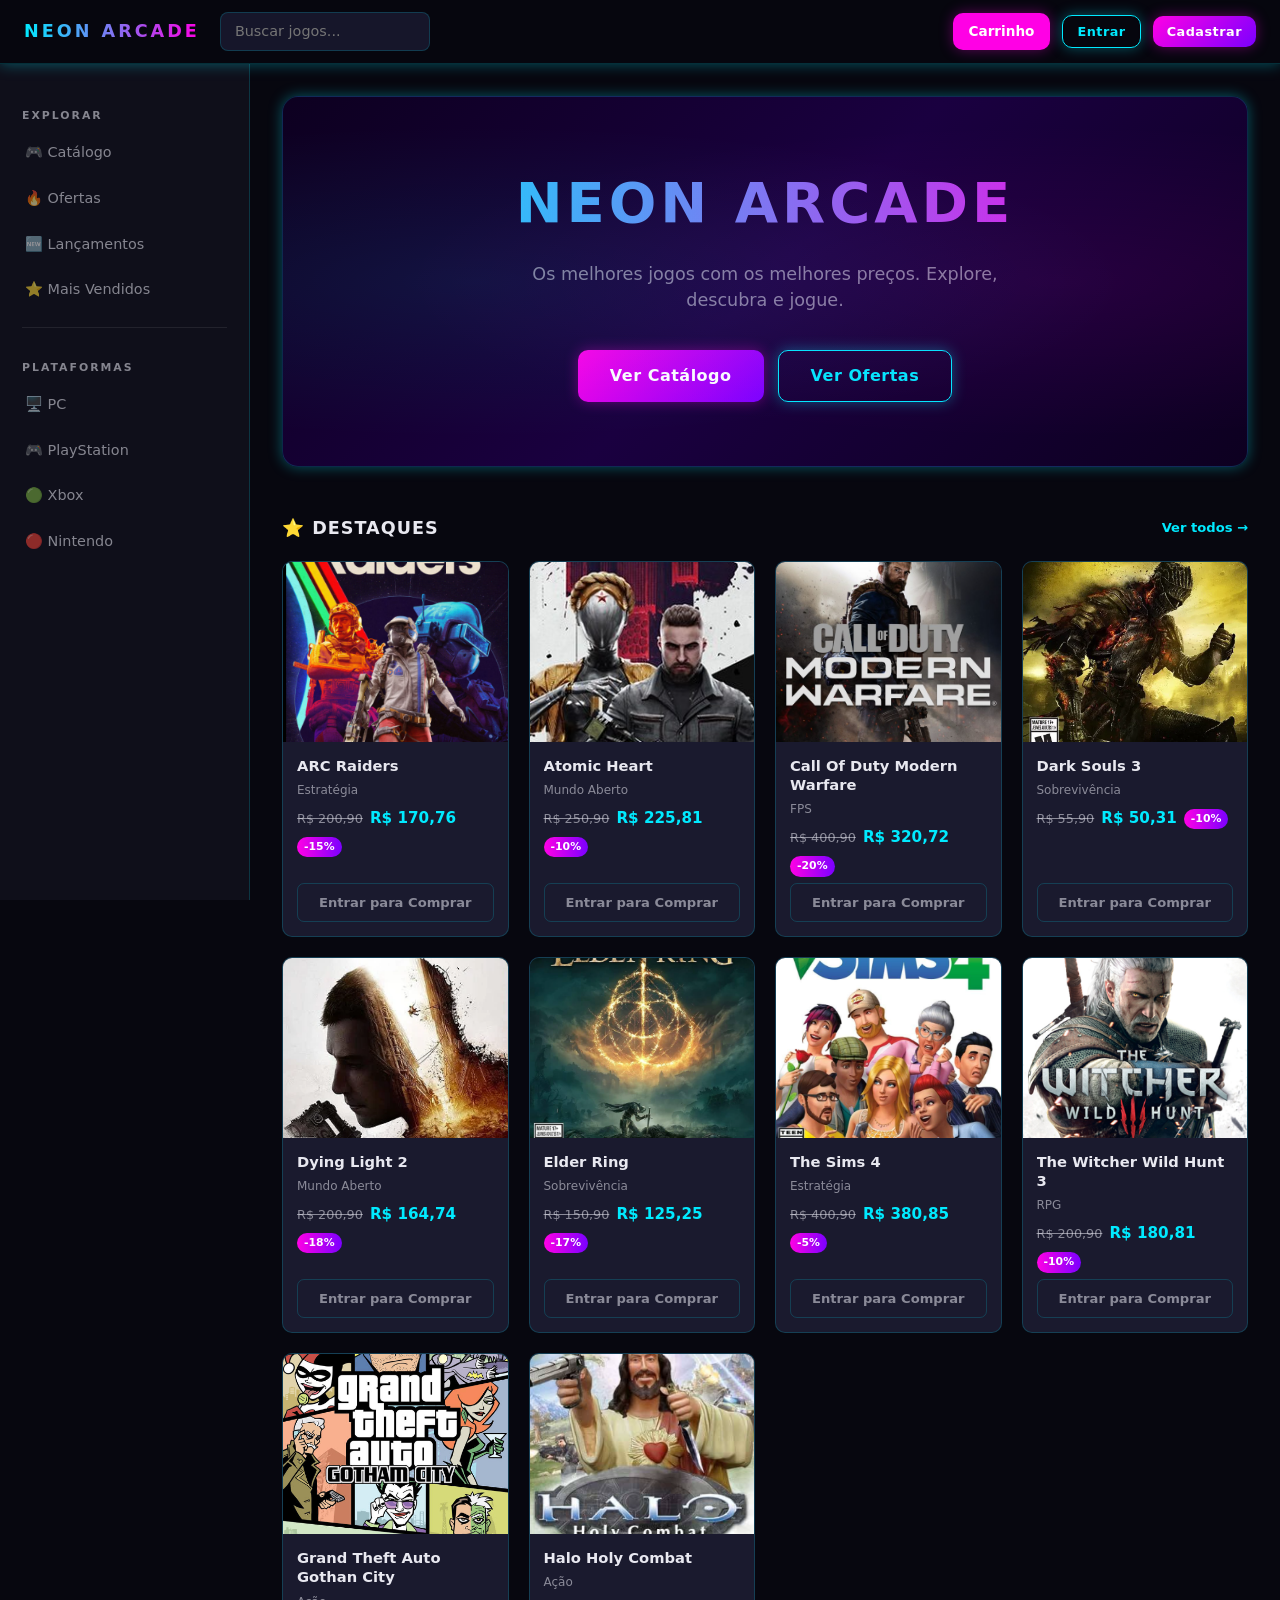
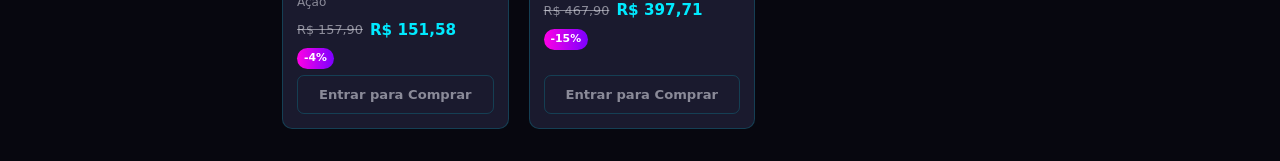
<file: index.html>
<!DOCTYPE html>
<html lang="pt-BR">
<head>
    <meta charset="UTF-8">
    <meta name="viewport" content="width=device-width, initial-scale=1.0">
    <title>Neon Arcade — Loja de Jogos</title>
    <link rel="stylesheet" href="assets/css/style.css">
</head>
<body>

    <!-- ── Topbar ── -->
    <header class="topbar">
        <a href="index.html" class="topbar-logo">Neon Arcade</a>
        <form action="catalogo.html" method="get" role="search" style="flex:1;max-width:340px">
            <input name="q" class="topbar-search" type="search" placeholder="Buscar jogos..." autocomplete="off" aria-label="Buscar jogos">
        </form>
        <div class="topbar-spacer"></div>
        <span id="user-nome"></span>
        <button class="btn-cart" id="btn-cart-top">Carrinho</button>
        <a href="login.html"    class="btn btn-secondary btn-sm" id="btn-login-nav">Entrar</a>
        <a href="cadastro.html" class="btn btn-primary   btn-sm" id="btn-cad-nav">Cadastrar</a>
        <button class="btn-logout" id="btn-logout" style="display:none">Sair</button>
    </header>

    <!-- ── Sidebar ── -->
    <aside class="sidebar" aria-label="Navegação">
        <span class="sidebar-section-title">Explorar</span>
        <a href="catalogo.html">🎮 Catálogo</a>
        <a href="ofertas.html">🔥 Ofertas</a>
        <a href="lancamentos.html">🆕 Lançamentos</a>
        <a href="mais-vendidos.html">⭐ Mais Vendidos</a>
        <div class="sidebar-divider"></div>
        <span class="sidebar-section-title">Plataformas</span>
        <a href="pc.html">🖥️ PC</a>
        <a href="playstation.html">🎮 PlayStation</a>
        <a href="xbox.html">🟢 Xbox</a>
        <a href="nintendo.html">🔴 Nintendo</a>
    </aside>

    <!-- ── Conteúdo ── -->
    <main class="page-layout">

        <!-- Hero -->
        <section class="hero">
            <h1 class="hero-title">Neon Arcade</h1>
            <p class="hero-sub">Os melhores jogos com os melhores preços. Explore, descubra e jogue.</p>
            <div class="hero-actions" id="hero-actions">
                <a href="catalogo.html" class="btn btn-primary btn-lg">Ver Catálogo</a>
                <a href="ofertas.html"  class="btn btn-secondary btn-lg">Ver Ofertas</a>
            </div>
        </section>

        <!-- Destaques -->
        <section>
            <div class="section-header">
                <h2 class="section-title">⭐ Destaques</h2>
                <a href="mais-vendidos.html" class="section-link">Ver todos →</a>
            </div>
            <div id="games-container" class="games-grid">
                <p class="estado-vazio">Carregando jogos...</p>
            </div>
        </section>

    </main>

    <!-- ── Modal Carrinho ── -->
    <div id="cart-modal" class="cart-modal hidden" role="dialog" aria-modal="true" aria-label="Carrinho">
        <div class="cart-panel">
            <div class="cart-header">
                <h2>Carrinho</h2>
                <button id="close-cart" class="cart-close" aria-label="Fechar">&times;</button>
            </div>
            <div class="cart-body" id="cart-items"></div>
            <div class="cart-footer">
                <div>
                    <div class="cart-total-label">Total</div>
                    <div class="cart-total-valor" id="cart-total">R$ 0,00</div>
                </div>
                <a href="checkout.html" class="btn btn-primary" id="checkout-btn">Finalizar Compra</a>
            </div>
        </div>
    </div>

    <script src="assets/js/app/auth.js"></script>
    <script src="assets/js/app/games.js"></script>
    <script src="assets/js/app/cart.js"></script>
    <script src="assets/js/app/ui.js"></script>
    <script>
        UI.initTopbar();

        // Ajusta hero para usuário logado
        const _u = Auth.getUser();
        if (_u) {
            document.getElementById('hero-actions').innerHTML = `
                <a href="catalogo.html" class="btn btn-primary btn-lg">Ver Catálogo</a>
                <a href="checkout.html" class="btn btn-secondary btn-lg">Meu Carrinho</a>`;
        }

        // Carrega destaques (mais vendidos)
        GamesService.getBestSellers().then(jogos => {
            UI.renderGrid(document.getElementById('games-container'), jogos, Auth.isLoggedIn());
        }).catch(() => {
            document.getElementById('games-container').innerHTML = '<p class="estado-vazio">Erro ao carregar jogos.</p>';
        });
    </script>
</body>
</html>
</file>
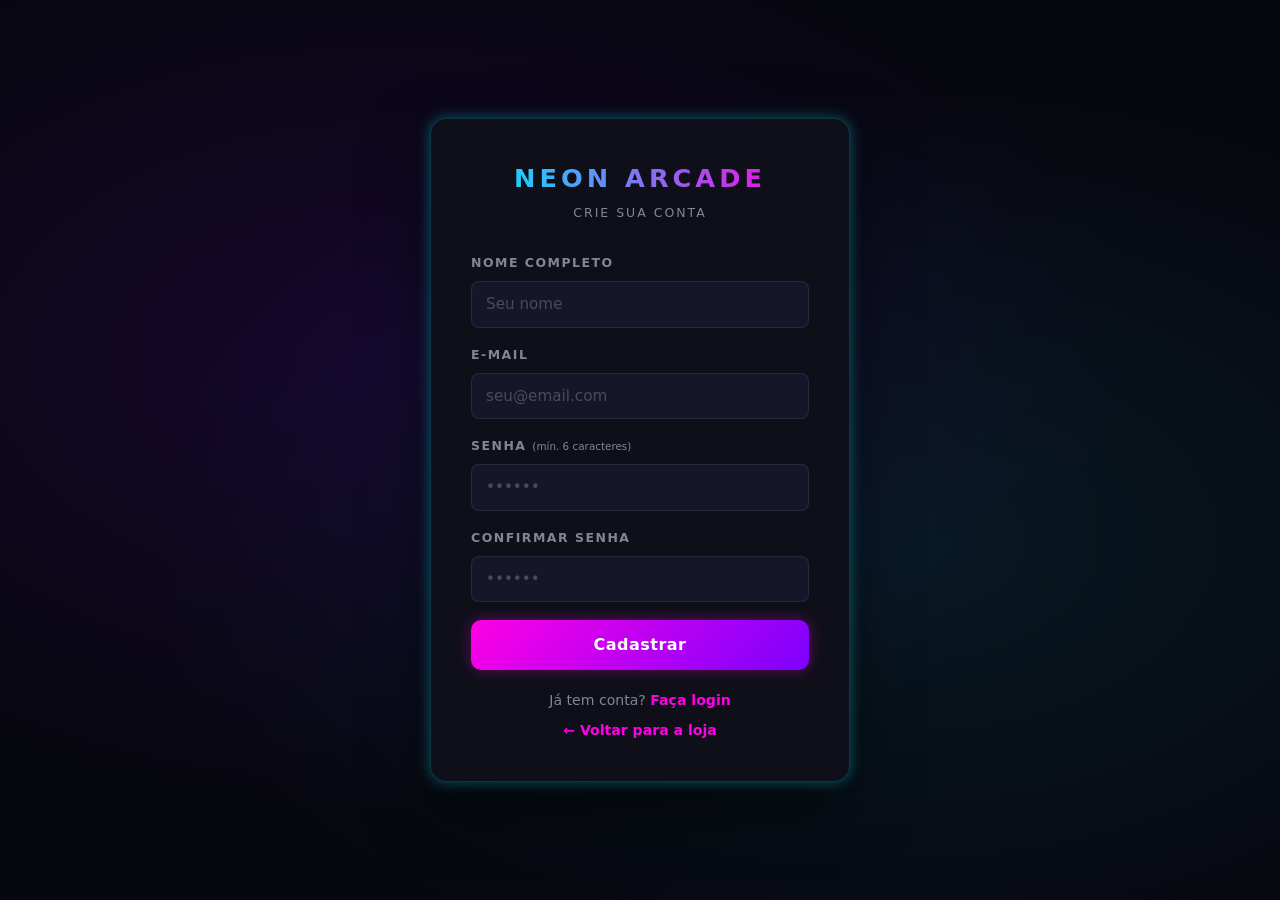
<file: cadastro.html>
<!DOCTYPE html>
<html lang="pt-BR">
<head>
    <meta charset="UTF-8">
    <meta name="viewport" content="width=device-width, initial-scale=1.0">
    <title>Cadastro — Neon Arcade</title>
    <link rel="stylesheet" href="assets/css/style.css">
</head>
<body class="auth-page">

    <div class="auth-card">
        <div class="auth-logo">
            <div class="auth-logo-text">Neon Arcade</div>
            <div class="auth-logo-sub">Crie sua conta</div>
        </div>

        <form id="cadastroForm" novalidate>
            <div class="form-group">
                <label class="form-label" for="nome">Nome completo</label>
                <input class="form-input" type="text" id="nome" name="nome"
                    required autocomplete="name" placeholder="Seu nome">
            </div>
            <div class="form-group">
                <label class="form-label" for="email">E-mail</label>
                <input class="form-input" type="email" id="email" name="email"
                    required autocomplete="email" placeholder="seu@email.com">
            </div>
            <div class="form-group">
                <label class="form-label" for="senha">
                    Senha <small style="font-weight:400;text-transform:none;letter-spacing:0">(mín. 6 caracteres)</small>
                </label>
                <input class="form-input" type="password" id="senha" name="senha"
                    required autocomplete="new-password" minlength="6" placeholder="••••••">
            </div>
            <div class="form-group">
                <label class="form-label" for="confirmar">Confirmar senha</label>
                <input class="form-input" type="password" id="confirmar" name="confirmar"
                    required autocomplete="new-password" placeholder="••••••">
            </div>
            <button type="submit" class="btn btn-primary btn-block btn-lg" id="btnSubmit">Cadastrar</button>
        </form>

        <p class="form-msg" id="msgFeedback" role="alert" aria-live="polite"></p>

        <div class="auth-link">Já tem conta? <a href="login.html">Faça login</a></div>
        <div class="auth-link" style="margin-top:8px"><a href="index.html">← Voltar para a loja</a></div>
    </div>

    <script src="assets/js/app/auth.js"></script>
    <script src="assets/js/app/ui.js"></script>
    <script>
        Auth.redirectIfLoggedIn();

        document.getElementById('cadastroForm').addEventListener('submit', async function (e) {
            e.preventDefault();
            const nome      = document.getElementById('nome').value.trim();
            const email     = document.getElementById('email').value.trim();
            const senha     = document.getElementById('senha').value;
            const confirmar = document.getElementById('confirmar').value;
            const btn       = document.getElementById('btnSubmit');

            if (!nome || !email || !senha)  { UI.setMsg('msgFeedback', 'Preencha todos os campos.', 'erro'); return; }
            if (/\d/.test(nome))            { UI.setMsg('msgFeedback', 'O nome não pode conter números.', 'erro'); return; }
            if (senha.length < 6)           { UI.setMsg('msgFeedback', 'A senha deve ter no mínimo 6 caracteres.', 'erro'); return; }
            if (senha !== confirmar)         { UI.setMsg('msgFeedback', 'As senhas não coincidem.', 'erro'); return; }

            UI.setLoading(btn, true, 'Cadastrar');
            const res = await Auth.cadastrar(nome, email, senha);
            if (res.ok) {
                UI.setMsg('msgFeedback', 'Cadastro realizado! Redirecionando...', 'ok');
                setTimeout(() => location.replace('login.html'), 1500);
            } else {
                UI.setMsg('msgFeedback', res.msg, 'erro');
                UI.setLoading(btn, false, 'Cadastrar');
            }
        });
    </script>
</body>
</html>
</file>
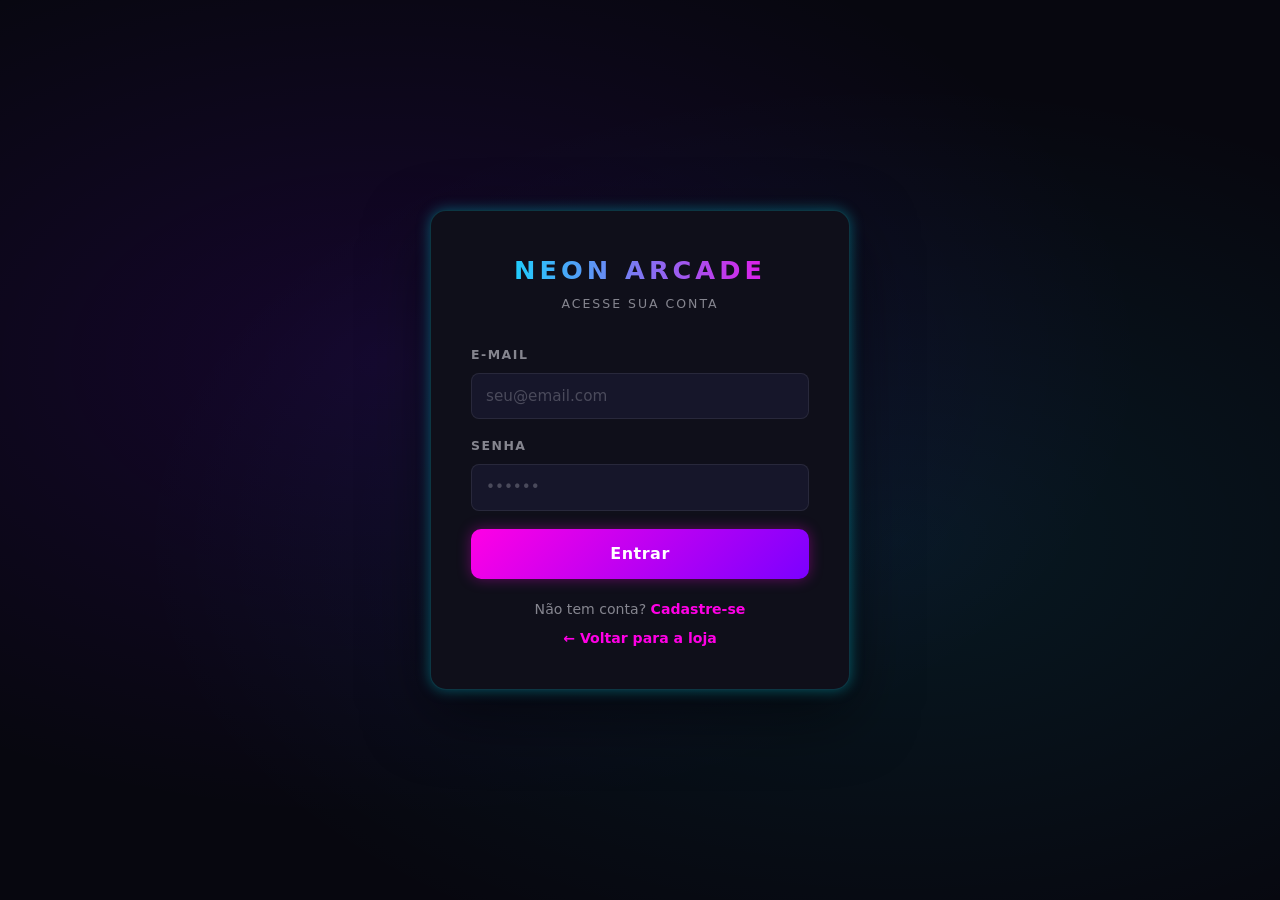
<file: carrinho.html>
<!DOCTYPE html>
<html lang="pt-BR">
<head>
    <meta charset="UTF-8">
    <meta http-equiv="refresh" content="0;url=checkout.html">
    <title>Redirecionando...</title>
</head>
<body>
    <script>location.replace('checkout.html');</script>
</body>
</html>
</file>
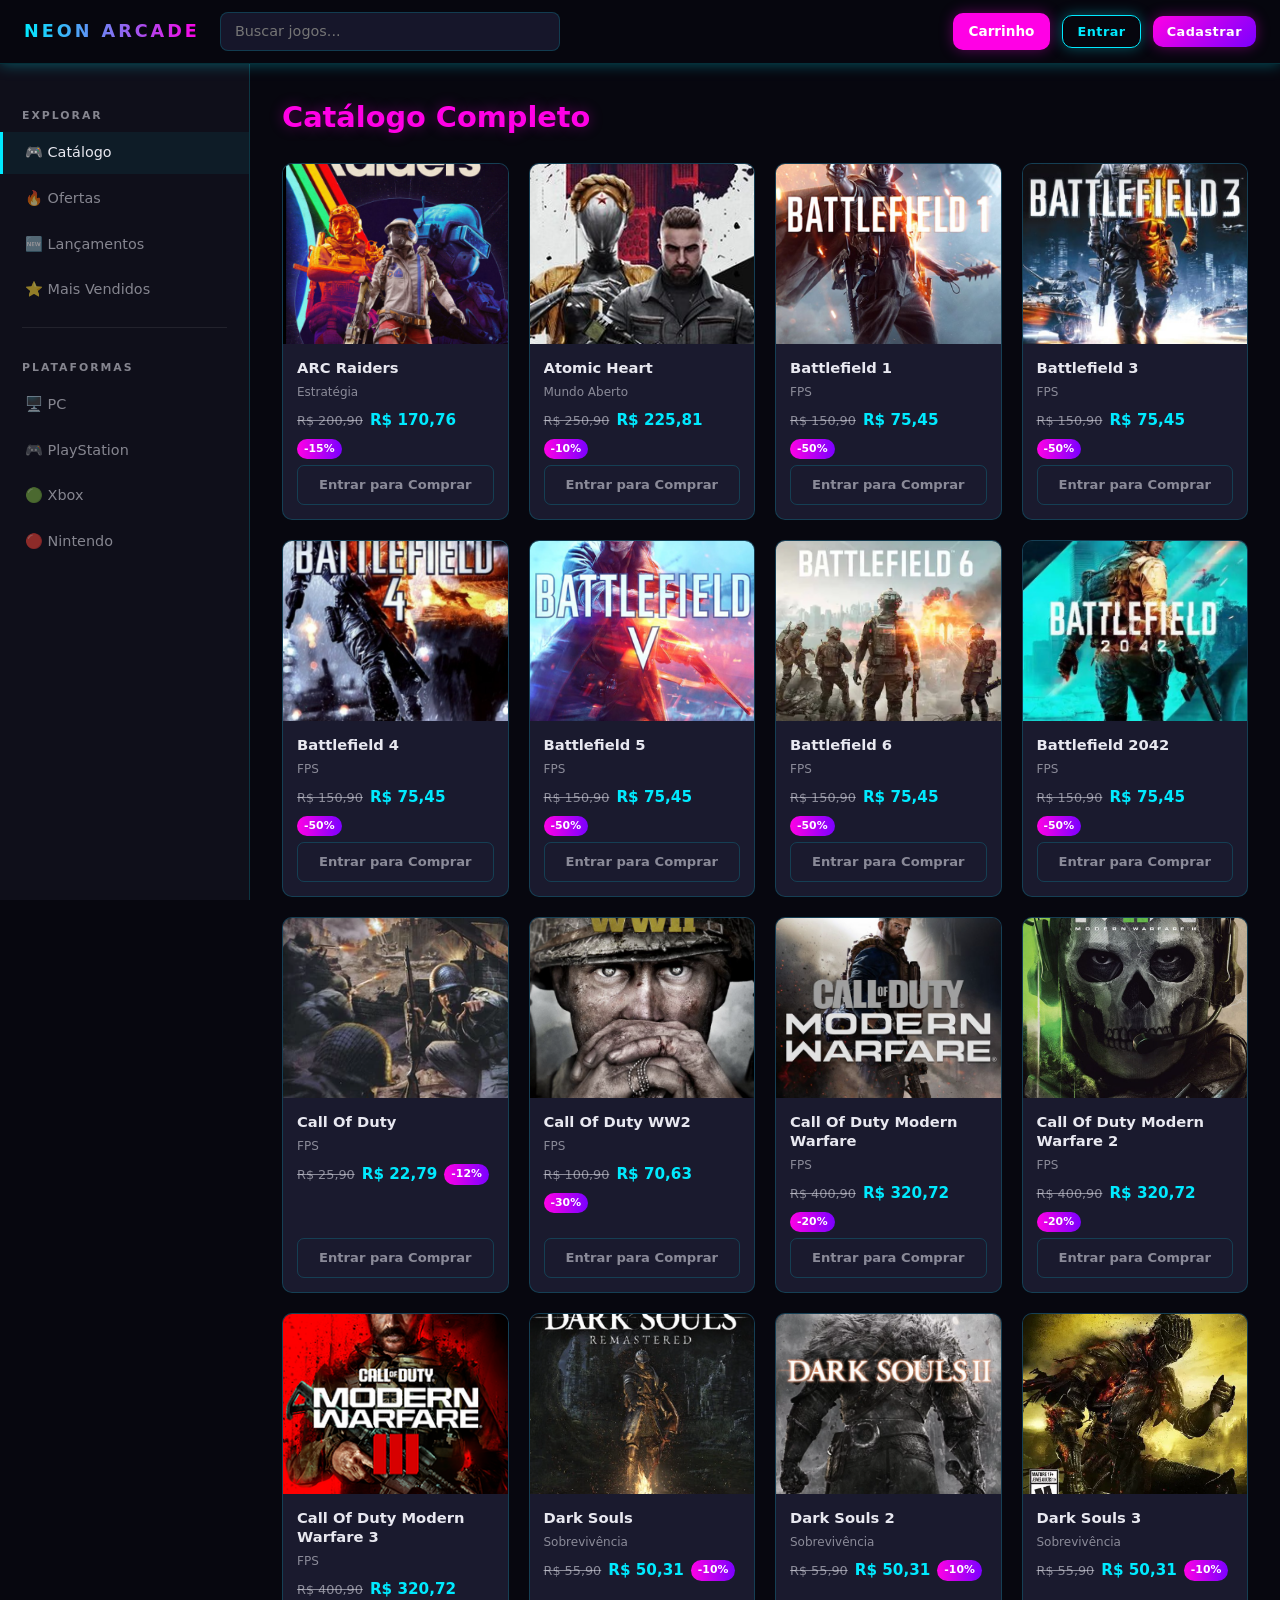
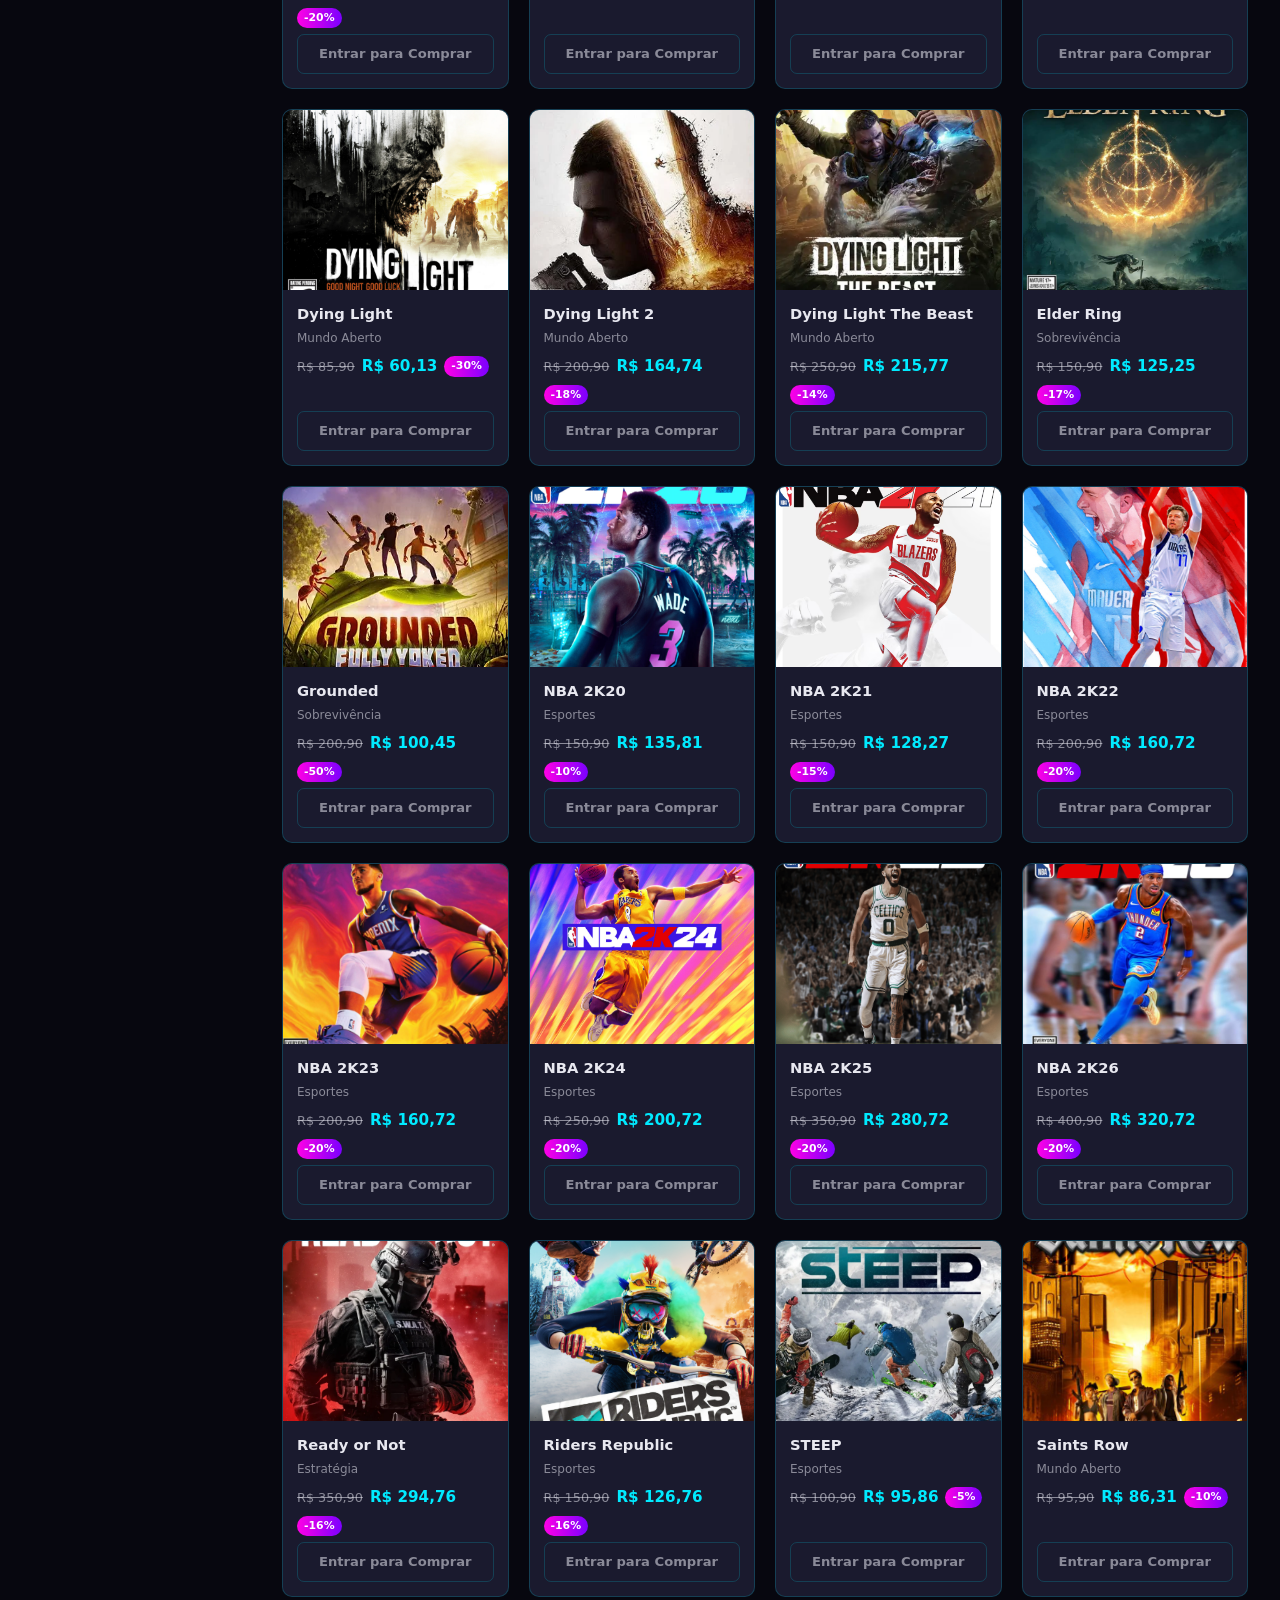
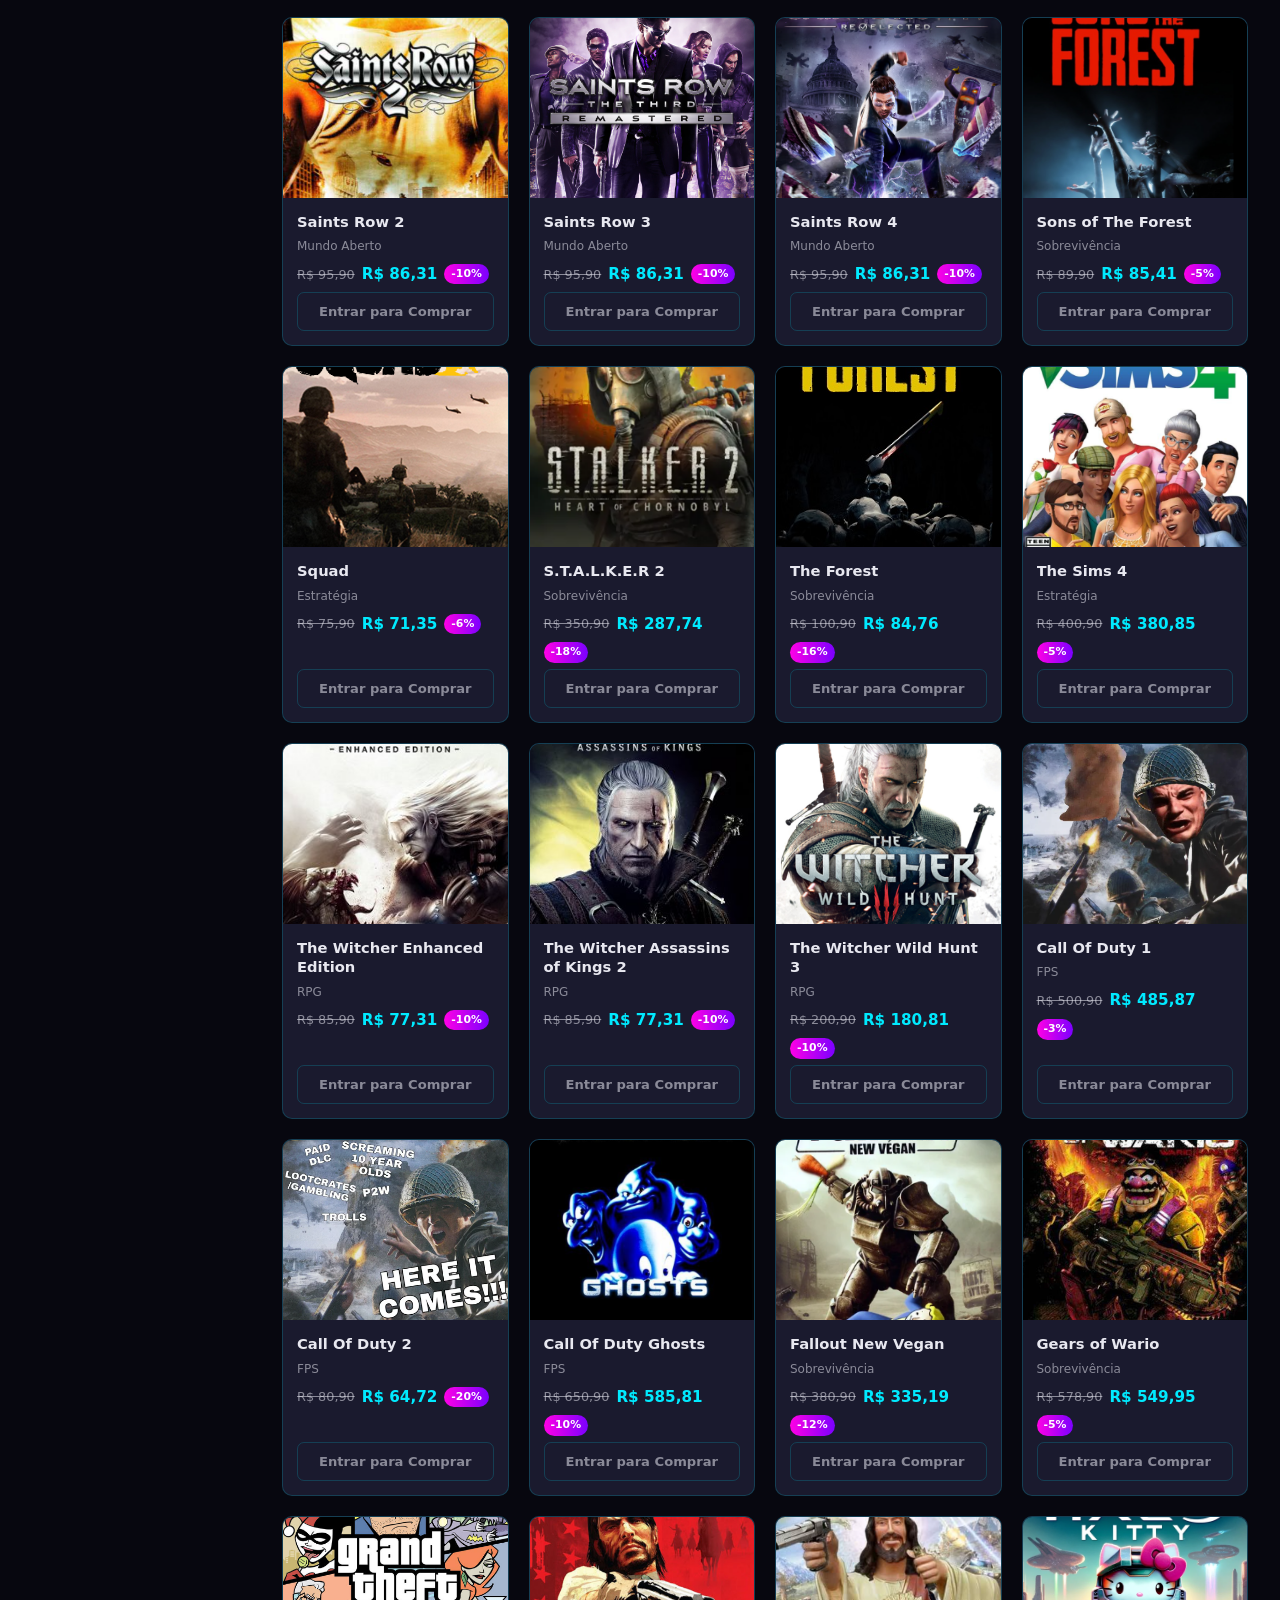
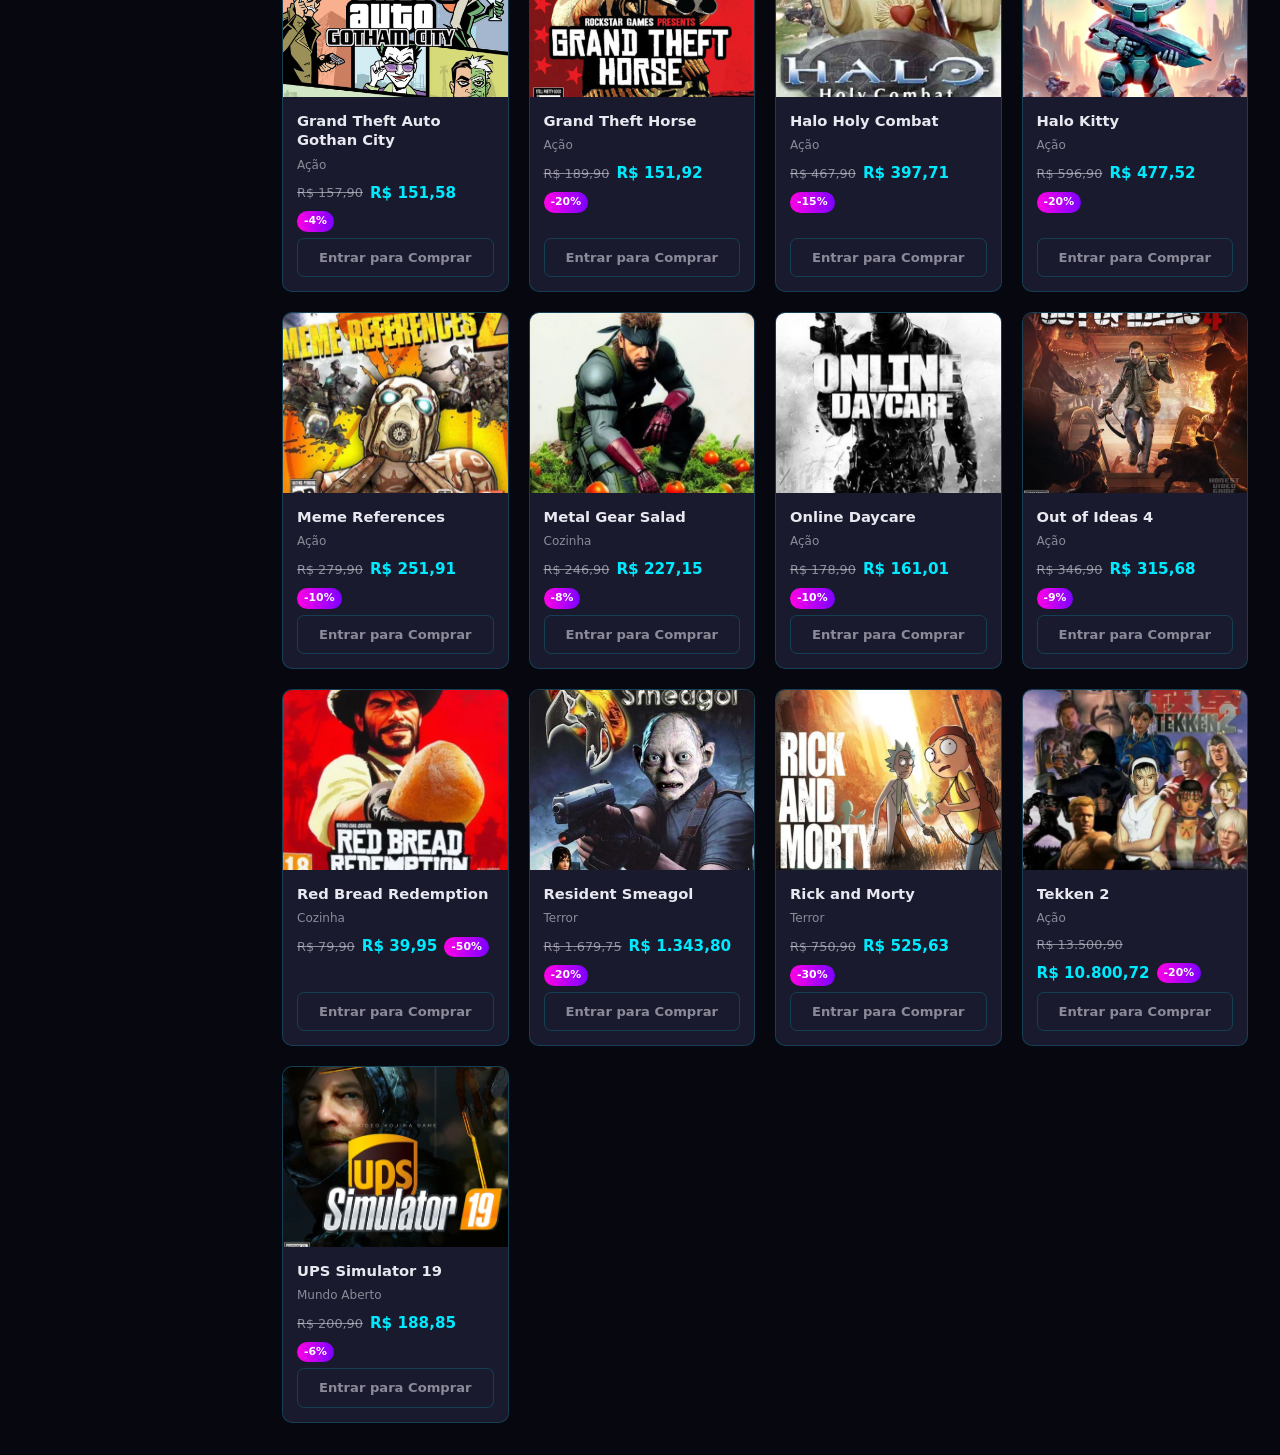
<file: catalogo.html>
<!DOCTYPE html>
<html lang="pt-BR">
<head>
    <meta charset="UTF-8">
    <meta name="viewport" content="width=device-width, initial-scale=1.0">
    <title>Catálogo — Neon Arcade</title>
    <link rel="stylesheet" href="assets/css/style.css">
</head>
<body>

    <header class="topbar">
        <a href="index.html" class="topbar-logo">Neon Arcade</a>
        <input class="topbar-search" id="searchInput" type="search" placeholder="Buscar jogos..." autocomplete="off" aria-label="Buscar jogos">
        <div class="topbar-spacer"></div>
        <span id="user-nome"></span>
        <button class="btn-cart" id="btn-cart-top">Carrinho</button>
        <a href="login.html"    class="btn btn-secondary btn-sm" id="btn-login-nav">Entrar</a>
        <a href="cadastro.html" class="btn btn-primary   btn-sm" id="btn-cad-nav">Cadastrar</a>
        <button class="btn-logout" id="btn-logout" style="display:none">Sair</button>
    </header>

    <aside class="sidebar" aria-label="Navegação">
        <span class="sidebar-section-title">Explorar</span>
        <a href="catalogo.html" class="active">🎮 Catálogo</a>
        <a href="ofertas.html">🔥 Ofertas</a>
        <a href="lancamentos.html">🆕 Lançamentos</a>
        <a href="mais-vendidos.html">⭐ Mais Vendidos</a>
        <div class="sidebar-divider"></div>
        <span class="sidebar-section-title">Plataformas</span>
        <a href="pc.html">🖥️ PC</a>
        <a href="playstation.html">🎮 PlayStation</a>
        <a href="xbox.html">🟢 Xbox</a>
        <a href="nintendo.html">🔴 Nintendo</a>
    </aside>

    <main class="page-layout">
        <h1 class="page-title">Catálogo Completo</h1>
        <div id="games-container" class="games-grid">
            <p class="estado-vazio">Carregando jogos...</p>
        </div>
    </main>

    <div id="cart-modal" class="cart-modal hidden" role="dialog" aria-modal="true" aria-label="Carrinho">
        <div class="cart-panel">
            <div class="cart-header">
                <h2>Carrinho</h2>
                <button id="close-cart" class="cart-close" aria-label="Fechar">&times;</button>
            </div>
            <div class="cart-body" id="cart-items"></div>
            <div class="cart-footer">
                <div>
                    <div class="cart-total-label">Total</div>
                    <div class="cart-total-valor" id="cart-total">R$ 0,00</div>
                </div>
                <a href="checkout.html" class="btn btn-primary" id="checkout-btn">Finalizar Compra</a>
            </div>
        </div>
    </div>

    <script src="assets/js/app/auth.js"></script>
    <script src="assets/js/app/games.js"></script>
    <script src="assets/js/app/cart.js"></script>
    <script src="assets/js/app/ui.js"></script>
    <script>
        UI.initTopbar();
        document.getElementById('btn-cart-top').addEventListener('click', () => document.getElementById('cart-modal').classList.remove('hidden'));

        const search = document.getElementById('searchInput');
        const qParam = new URLSearchParams(location.search).get('q') || '';
        if (qParam) search.value = qParam;

        let JOGOS = [];

        function render() {
            const q = search.value.toLowerCase().trim();
            const lista = q ? JOGOS.filter(g => g.nome.toLowerCase().includes(q) || g.categoria.toLowerCase().includes(q)) : JOGOS;
            UI.renderGrid(document.getElementById('games-container'), lista, Auth.isLoggedIn());
        }

        GamesService.getAll().then(data => {
            JOGOS = data;
            render();
            search.addEventListener('input', render);
        }).catch(() => {
            document.getElementById('games-container').innerHTML = '<p class="estado-vazio">Erro ao carregar jogos.</p>';
        });
    </script>
</body>
</html>
</file>
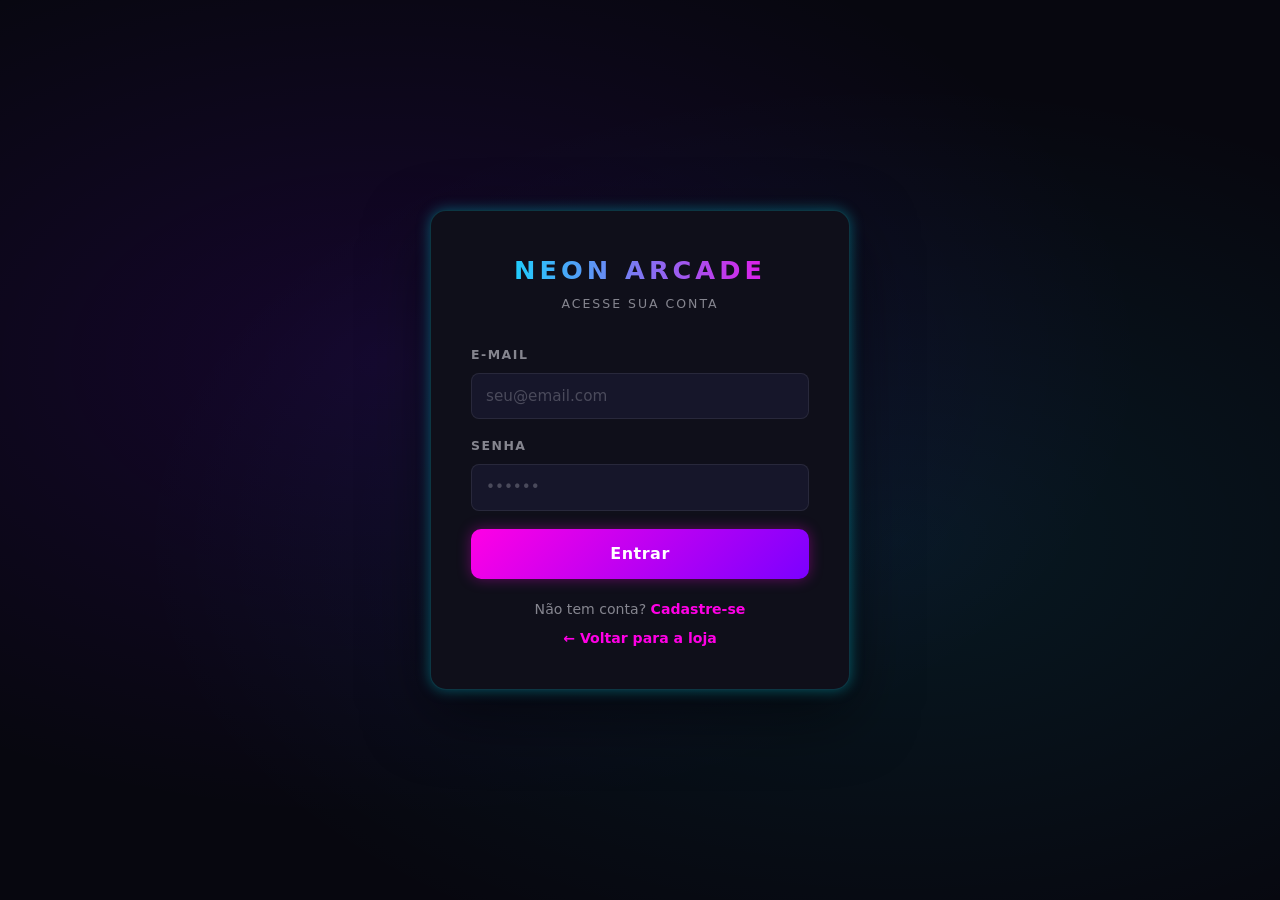
<file: checkout.html>
<!DOCTYPE html>
<html lang="pt-BR">
<head>
    <meta charset="UTF-8">
    <meta name="viewport" content="width=device-width, initial-scale=1.0">
    <title>Checkout — Neon Arcade</title>
    <link rel="stylesheet" href="assets/css/style.css">
</head>
<body>

    <header class="topbar">
        <a href="index.html" class="topbar-logo">Neon Arcade</a>
        <div class="topbar-spacer"></div>
        <span id="user-nome"></span>
        <a href="catalogo.html" class="btn btn-ghost btn-sm">← Continuar Comprando</a>
        <button class="btn-logout" id="btn-logout">Sair</button>
    </header>

    <aside class="sidebar" aria-label="Navegação">
        <span class="sidebar-section-title">Explorar</span>
        <a href="catalogo.html">🎮 Catálogo</a>
        <a href="ofertas.html">🔥 Ofertas</a>
        <a href="lancamentos.html">🆕 Lançamentos</a>
        <a href="mais-vendidos.html">⭐ Mais Vendidos</a>
        <div class="sidebar-divider"></div>
        <span class="sidebar-section-title">Plataformas</span>
        <a href="pc.html">🖥️ PC</a>
        <a href="playstation.html">🎮 PlayStation</a>
        <a href="xbox.html">🟢 Xbox</a>
        <a href="nintendo.html">🔴 Nintendo</a>
    </aside>

    <main class="page-layout">
        <h1 class="page-title">Meu Carrinho</h1>
        <div class="checkout-layout">
            <div id="checkout-lista" class="checkout-lista"></div>
            <div id="checkout-rodape" class="checkout-rodape" style="display:none">
                <p class="checkout-total">Total: <span id="checkout-total-valor">R$ 0,00</span></p>
                <button class="btn btn-primary btn-lg" id="btn-finalizar">Finalizar Compra</button>
            </div>
        </div>
    </main>

    <script src="assets/js/app/auth.js"></script>
    <script src="assets/js/app/cart.js"></script>
    <script src="assets/js/app/ui.js"></script>
    <script>
        // Redireciona para login se não autenticado
        Auth.requireAuth();

        // Exibe nome do usuário e configura logout
        const user = Auth.getUser();
        if (user) document.getElementById('user-nome').textContent = `Olá, ${user.nome}`;
        document.getElementById('btn-logout').addEventListener('click', () => Auth.logout());

        function render() {
            const items  = Cart.getItems();
            const lista  = document.getElementById('checkout-lista');
            const rodape = document.getElementById('checkout-rodape');

            if (!items.length) {
                lista.innerHTML = `<div class="checkout-vazio">
                    <p>Seu carrinho está vazio.</p>
                    <a href="catalogo.html">Ver catálogo →</a>
                </div>`;
                rodape.style.display = 'none';
                return;
            }

            lista.innerHTML = items.map(item => `
            <div class="checkout-item">
                <img src="${UI.imgPath(item.imagem)}" alt="${UI.esc(item.nome)}">
                <div class="checkout-item-info">
                    <div class="checkout-item-nome">${UI.esc(item.nome)}</div>
                    <div class="checkout-item-meta">${UI.fmt(item.preco)} × ${item.qty} = ${UI.fmt(item.preco * item.qty)}</div>
                </div>
                <div class="checkout-item-acoes">
                    <button class="ci-btn" data-action="dec" data-img="${UI.esc(item.imagem)}" aria-label="Diminuir">−</button>
                    <span class="ci-qty">${item.qty}</span>
                    <button class="ci-btn" data-action="inc" data-img="${UI.esc(item.imagem)}" aria-label="Aumentar">+</button>
                    <button class="ci-btn ci-btn--remove" data-action="rem" data-img="${UI.esc(item.imagem)}" aria-label="Remover">✕</button>
                </div>
            </div>`).join('');

            lista.querySelectorAll('.ci-btn').forEach(btn => {
                btn.addEventListener('click', () => {
                    const img = btn.dataset.img;
                    if (btn.dataset.action === 'inc') Cart.increment(img);
                    if (btn.dataset.action === 'dec') Cart.decrement(img);
                    if (btn.dataset.action === 'rem') Cart.remove(img);
                    render();
                });
            });

            document.getElementById('checkout-total-valor').textContent = UI.fmt(Cart.getTotal());
            rodape.style.display = 'flex';
        }

        document.getElementById('btn-finalizar').addEventListener('click', () => {
            if (!Cart.getCount()) return;
            Cart.clear();
            render();
            const toast = document.createElement('div');
            toast.className = 'toast toast--ok';
            toast.textContent = '✓ Compra finalizada! Obrigado pela preferência.';
            document.body.appendChild(toast);
            setTimeout(() => toast.remove(), 3500);
        });

        render();
    </script>
</body>
</html>
</file>
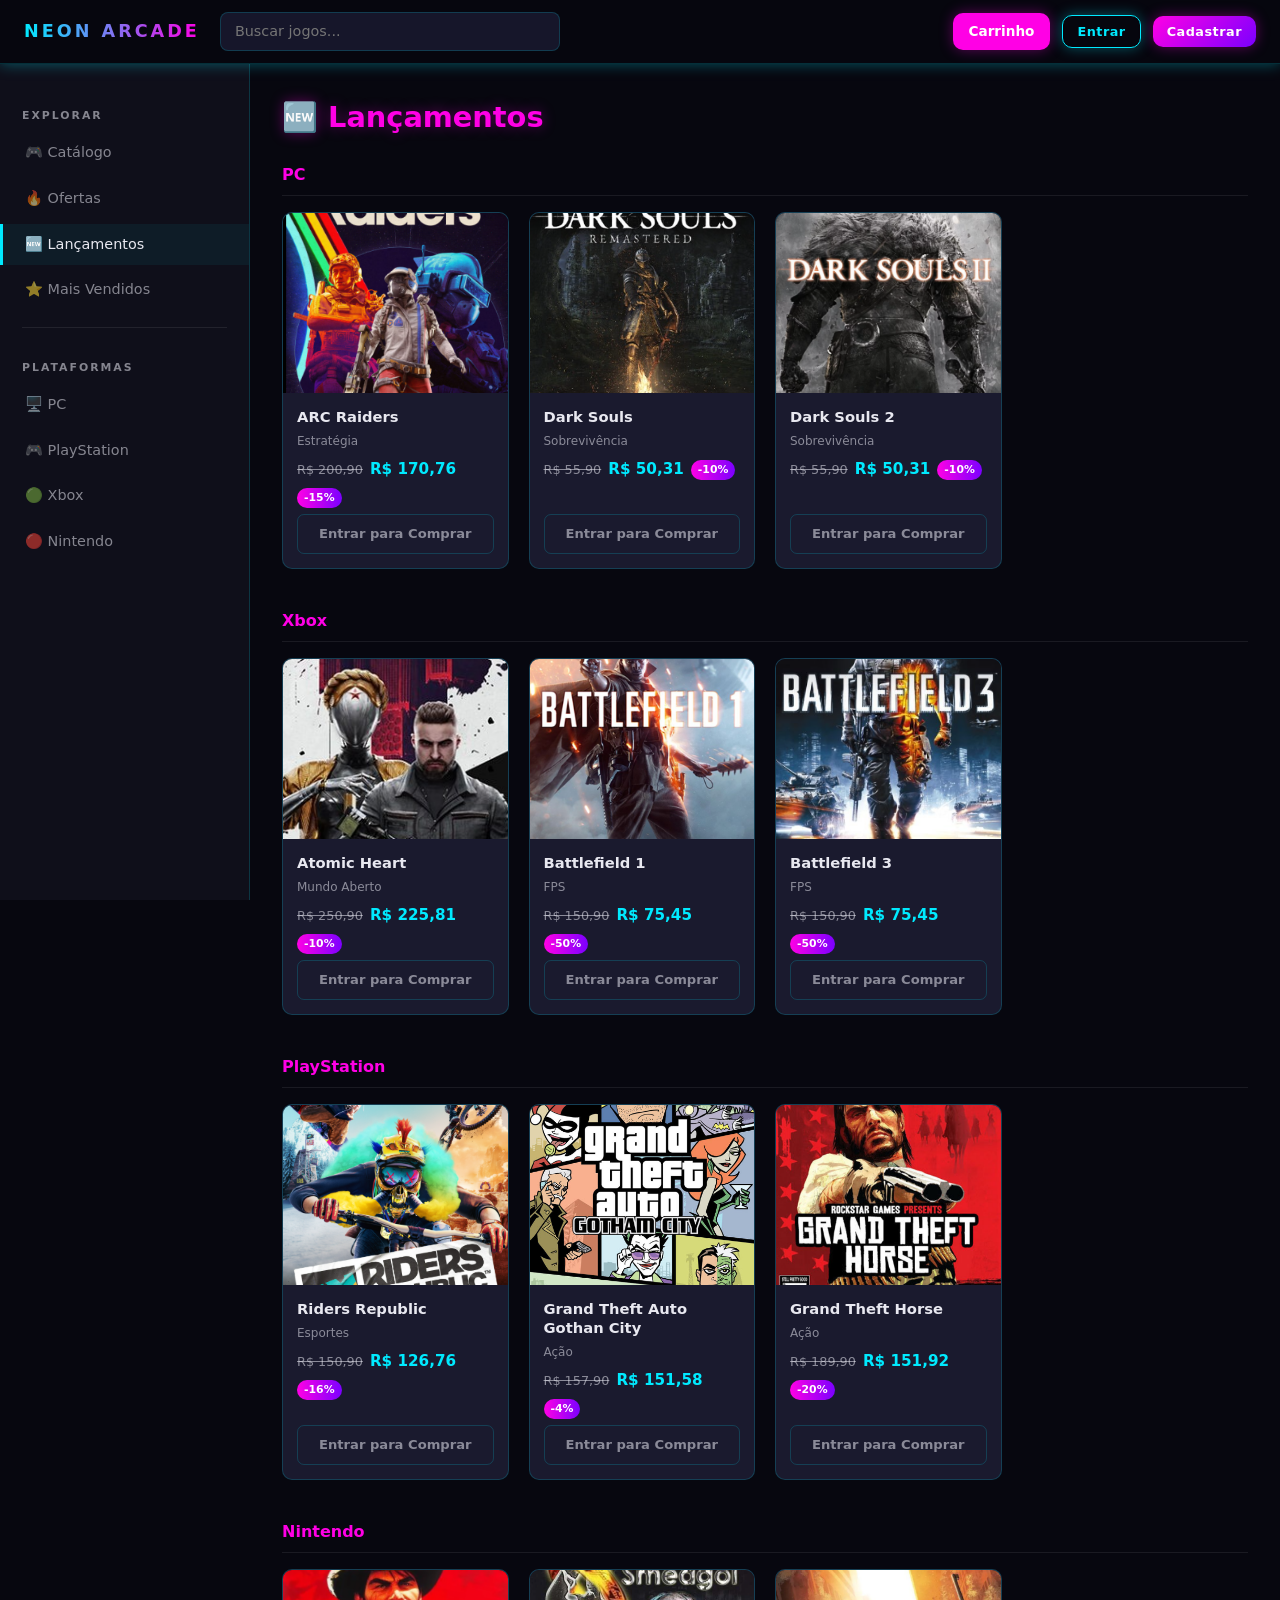
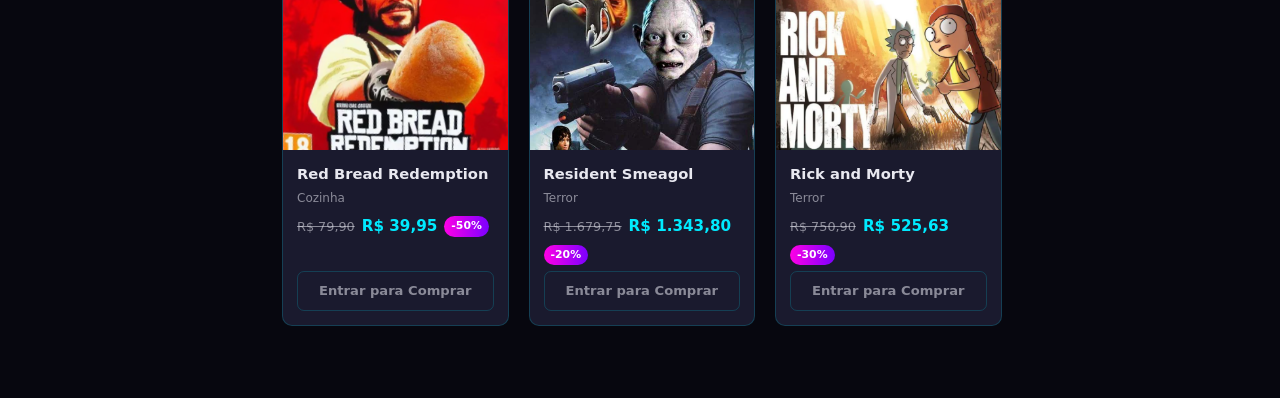
<file: lancamentos.html>
<!DOCTYPE html>
<html lang="pt-BR">
<head>
    <meta charset="UTF-8">
    <meta name="viewport" content="width=device-width, initial-scale=1.0">
    <title>Lançamentos — Neon Arcade</title>
    <link rel="stylesheet" href="assets/css/style.css">
</head>
<body>

    <header class="topbar">
        <a href="index.html" class="topbar-logo">Neon Arcade</a>
        <input class="topbar-search" id="searchInput" type="search" placeholder="Buscar jogos..." autocomplete="off" aria-label="Buscar jogos">
        <div class="topbar-spacer"></div>
        <span id="user-nome"></span>
        <button class="btn-cart" id="btn-cart-top">Carrinho</button>
        <a href="login.html"    class="btn btn-secondary btn-sm" id="btn-login-nav">Entrar</a>
        <a href="cadastro.html" class="btn btn-primary   btn-sm" id="btn-cad-nav">Cadastrar</a>
        <button class="btn-logout" id="btn-logout" style="display:none">Sair</button>
    </header>

    <aside class="sidebar" aria-label="Navegação">
        <span class="sidebar-section-title">Explorar</span>
        <a href="catalogo.html">🎮 Catálogo</a>
        <a href="ofertas.html">🔥 Ofertas</a>
        <a href="lancamentos.html" class="active">🆕 Lançamentos</a>
        <a href="mais-vendidos.html">⭐ Mais Vendidos</a>
        <div class="sidebar-divider"></div>
        <span class="sidebar-section-title">Plataformas</span>
        <a href="pc.html">🖥️ PC</a>
        <a href="playstation.html">🎮 PlayStation</a>
        <a href="xbox.html">🟢 Xbox</a>
        <a href="nintendo.html">🔴 Nintendo</a>
    </aside>

    <main class="page-layout">
        <h1 class="page-title">🆕 Lançamentos</h1>
        <div id="games-container">
            <p class="estado-vazio">Carregando lançamentos...</p>
        </div>
    </main>

    <div id="cart-modal" class="cart-modal hidden" role="dialog" aria-modal="true" aria-label="Carrinho">
        <div class="cart-panel">
            <div class="cart-header">
                <h2>Carrinho</h2>
                <button id="close-cart" class="cart-close" aria-label="Fechar">&times;</button>
            </div>
            <div class="cart-body" id="cart-items"></div>
            <div class="cart-footer">
                <div>
                    <div class="cart-total-label">Total</div>
                    <div class="cart-total-valor" id="cart-total">R$ 0,00</div>
                </div>
                <a href="checkout.html" class="btn btn-primary" id="checkout-btn">Finalizar Compra</a>
            </div>
        </div>
    </div>

    <script src="assets/js/app/auth.js"></script>
    <script src="assets/js/app/games.js"></script>
    <script src="assets/js/app/cart.js"></script>
    <script src="assets/js/app/ui.js"></script>
    <script>
        UI.initTopbar();
        document.getElementById('btn-cart-top').addEventListener('click', () => document.getElementById('cart-modal').classList.remove('hidden'));

        const search  = document.getElementById('searchInput');
        const wrapper = document.getElementById('games-container');
        let JOGOS = [];

        function renderLancamentos(lista) {
            // Agrupa até 3 jogos por plataforma
            const grupos = {};
            lista.forEach(g => {
                const p = g.categoria || 'Outros';
                if (!grupos[p]) grupos[p] = [];
                if (grupos[p].length < 3) grupos[p].push(g);
            });

            const plats = Object.keys(grupos);
            if (!plats.length) {
                wrapper.innerHTML = '<p class="estado-vazio">Nenhum lançamento encontrado.</p>';
                return;
            }

            // Renderiza cada seção de plataforma
            wrapper.innerHTML = plats.map(p =>
                `<section class="platform-section">
                    <h2 class="platform-section-title">${UI.esc(p)}</h2>
                    <div class="games-grid" data-plat="${UI.esc(p)}"></div>
                </section>`
            ).join('');

            plats.forEach(p => {
                const el = wrapper.querySelector(`[data-plat="${p}"]`);
                if (el) UI.renderGrid(el, grupos[p], Auth.isLoggedIn());
            });
        }

        function render() {
            const q = search.value.toLowerCase().trim();
            const lista = q ? JOGOS.filter(g => g.nome.toLowerCase().includes(q)) : JOGOS;
            renderLancamentos(lista);
        }

        GamesService.getAll().then(data => {
            JOGOS = data;
            render();
            search.addEventListener('input', render);
        }).catch(() => {
            wrapper.innerHTML = '<p class="estado-vazio">Erro ao carregar lançamentos.</p>';
        });
    </script>
</body>
</html>
</file>
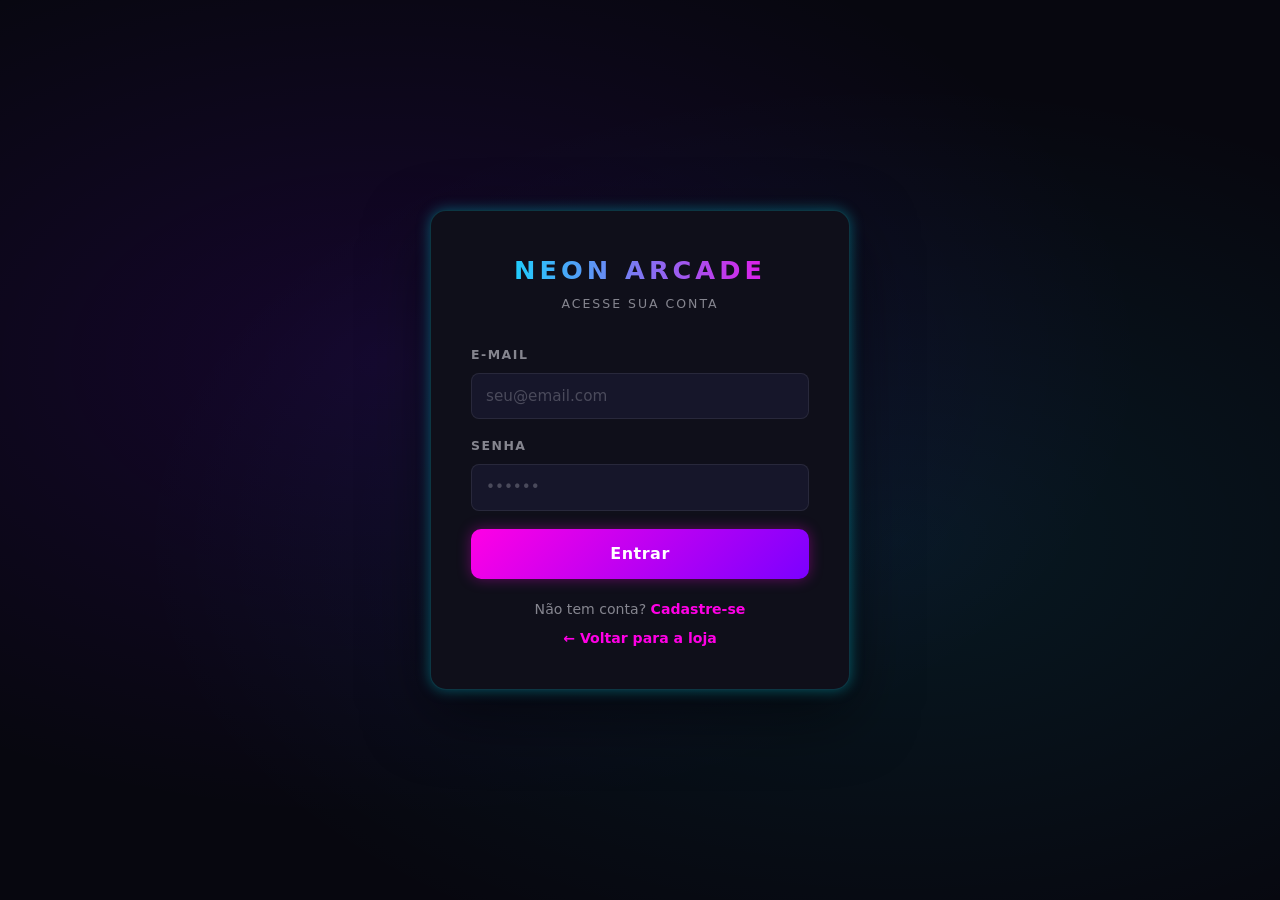
<file: login.html>
<!DOCTYPE html>
<html lang="pt-BR">
<head>
    <meta charset="UTF-8">
    <meta name="viewport" content="width=device-width, initial-scale=1.0">
    <title>Login — Neon Arcade</title>
    <link rel="stylesheet" href="assets/css/style.css">
</head>
<body class="auth-page">

    <div class="auth-card">
        <div class="auth-logo">
            <div class="auth-logo-text">Neon Arcade</div>
            <div class="auth-logo-sub">Acesse sua conta</div>
        </div>

        <form id="loginForm" novalidate>
            <div class="form-group">
                <label class="form-label" for="email">E-mail</label>
                <input class="form-input" type="email" id="email" name="email"
                    required autocomplete="email" placeholder="seu@email.com">
            </div>
            <div class="form-group">
                <label class="form-label" for="senha">Senha</label>
                <input class="form-input" type="password" id="senha" name="senha"
                    required autocomplete="current-password" placeholder="••••••">
            </div>
            <button type="submit" class="btn btn-primary btn-block btn-lg" id="btnSubmit">Entrar</button>
        </form>

        <p class="form-msg" id="msgFeedback" role="alert" aria-live="polite"></p>

        <div class="auth-link">Não tem conta? <a href="cadastro.html">Cadastre-se</a></div>
        <div class="auth-link" style="margin-top:8px"><a href="index.html">← Voltar para a loja</a></div>
    </div>

    <script src="assets/js/app/auth.js"></script>
    <script src="assets/js/app/ui.js"></script>
    <script>
        Auth.redirectIfLoggedIn();

        document.getElementById('loginForm').addEventListener('submit', async function (e) {
            e.preventDefault();
            const email = document.getElementById('email').value.trim();
            const senha = document.getElementById('senha').value;
            const btn   = document.getElementById('btnSubmit');

            if (!email || !senha) { UI.setMsg('msgFeedback', 'Preencha todos os campos.', 'erro'); return; }

            UI.setLoading(btn, true, 'Entrar');
            const res = await Auth.login(email, senha);
            if (res.ok) {
                location.replace('index.html');
            } else {
                UI.setMsg('msgFeedback', res.msg, 'erro');
                UI.setLoading(btn, false, 'Entrar');
            }
        });
    </script>
</body>
</html>
</file>
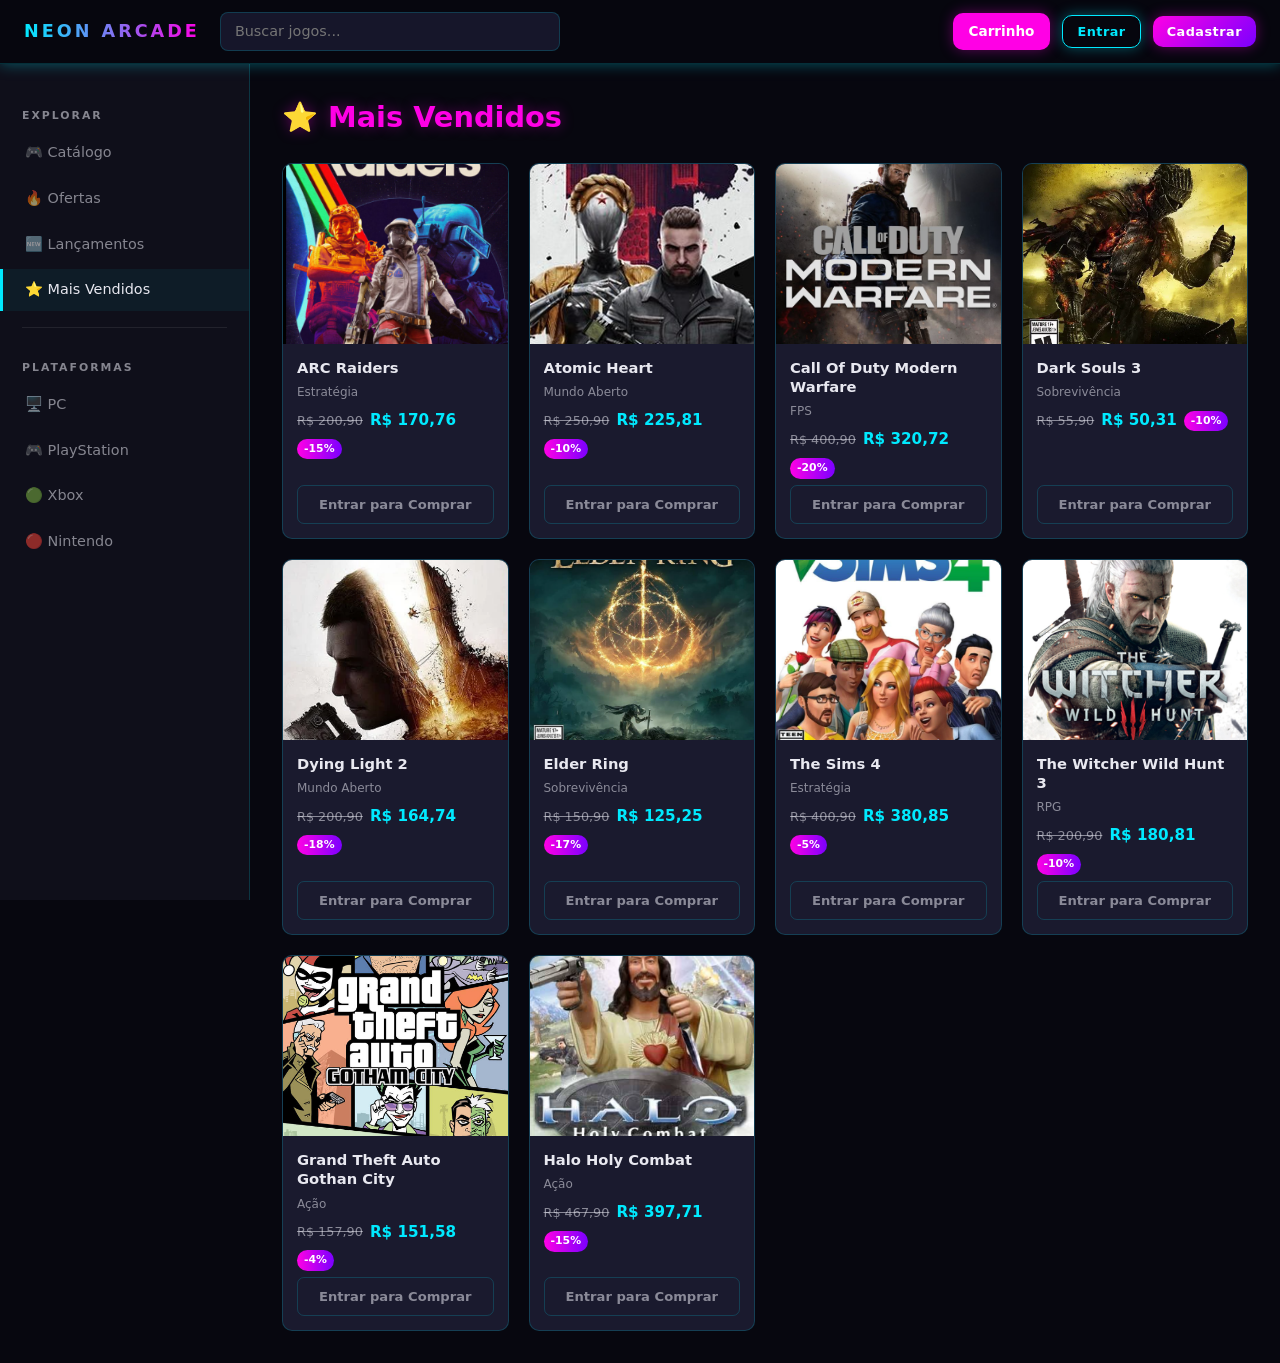
<file: mais-vendidos.html>
<!DOCTYPE html>
<html lang="pt-BR">
<head>
    <meta charset="UTF-8">
    <meta name="viewport" content="width=device-width, initial-scale=1.0">
    <title>Mais Vendidos — Neon Arcade</title>
    <link rel="stylesheet" href="assets/css/style.css">
</head>
<body>

    <header class="topbar">
        <a href="index.html" class="topbar-logo">Neon Arcade</a>
        <input class="topbar-search" id="searchInput" type="search" placeholder="Buscar jogos..." autocomplete="off" aria-label="Buscar jogos">
        <div class="topbar-spacer"></div>
        <span id="user-nome"></span>
        <button class="btn-cart" id="btn-cart-top">Carrinho</button>
        <a href="login.html"    class="btn btn-secondary btn-sm" id="btn-login-nav">Entrar</a>
        <a href="cadastro.html" class="btn btn-primary   btn-sm" id="btn-cad-nav">Cadastrar</a>
        <button class="btn-logout" id="btn-logout" style="display:none">Sair</button>
    </header>

    <aside class="sidebar" aria-label="Navegação">
        <span class="sidebar-section-title">Explorar</span>
        <a href="catalogo.html">🎮 Catálogo</a>
        <a href="ofertas.html">🔥 Ofertas</a>
        <a href="lancamentos.html">🆕 Lançamentos</a>
        <a href="mais-vendidos.html" class="active">⭐ Mais Vendidos</a>
        <div class="sidebar-divider"></div>
        <span class="sidebar-section-title">Plataformas</span>
        <a href="pc.html">🖥️ PC</a>
        <a href="playstation.html">🎮 PlayStation</a>
        <a href="xbox.html">🟢 Xbox</a>
        <a href="nintendo.html">🔴 Nintendo</a>
    </aside>

    <main class="page-layout">
        <h1 class="page-title">⭐ Mais Vendidos</h1>
        <div id="games-container" class="games-grid">
            <p class="estado-vazio">Carregando jogos...</p>
        </div>
    </main>

    <div id="cart-modal" class="cart-modal hidden" role="dialog" aria-modal="true" aria-label="Carrinho">
        <div class="cart-panel">
            <div class="cart-header">
                <h2>Carrinho</h2>
                <button id="close-cart" class="cart-close" aria-label="Fechar">&times;</button>
            </div>
            <div class="cart-body" id="cart-items"></div>
            <div class="cart-footer">
                <div>
                    <div class="cart-total-label">Total</div>
                    <div class="cart-total-valor" id="cart-total">R$ 0,00</div>
                </div>
                <a href="checkout.html" class="btn btn-primary" id="checkout-btn">Finalizar Compra</a>
            </div>
        </div>
    </div>

    <script src="assets/js/app/auth.js"></script>
    <script src="assets/js/app/games.js"></script>
    <script src="assets/js/app/cart.js"></script>
    <script src="assets/js/app/ui.js"></script>
    <script>
        UI.initTopbar();
        document.getElementById('btn-cart-top').addEventListener('click', () => document.getElementById('cart-modal').classList.remove('hidden'));

        const search = document.getElementById('searchInput');
        let JOGOS = [];

        function render() {
            const q = search.value.toLowerCase().trim();
            const lista = q ? JOGOS.filter(g => g.nome.toLowerCase().includes(q)) : JOGOS;
            UI.renderGrid(document.getElementById('games-container'), lista, Auth.isLoggedIn());
        }

        GamesService.getBestSellers().then(data => {
            JOGOS = data;
            render();
            search.addEventListener('input', render);
        }).catch(() => {
            document.getElementById('games-container').innerHTML = '<p class="estado-vazio">Erro ao carregar jogos.</p>';
        });
    </script>
</body>
</html>
</file>
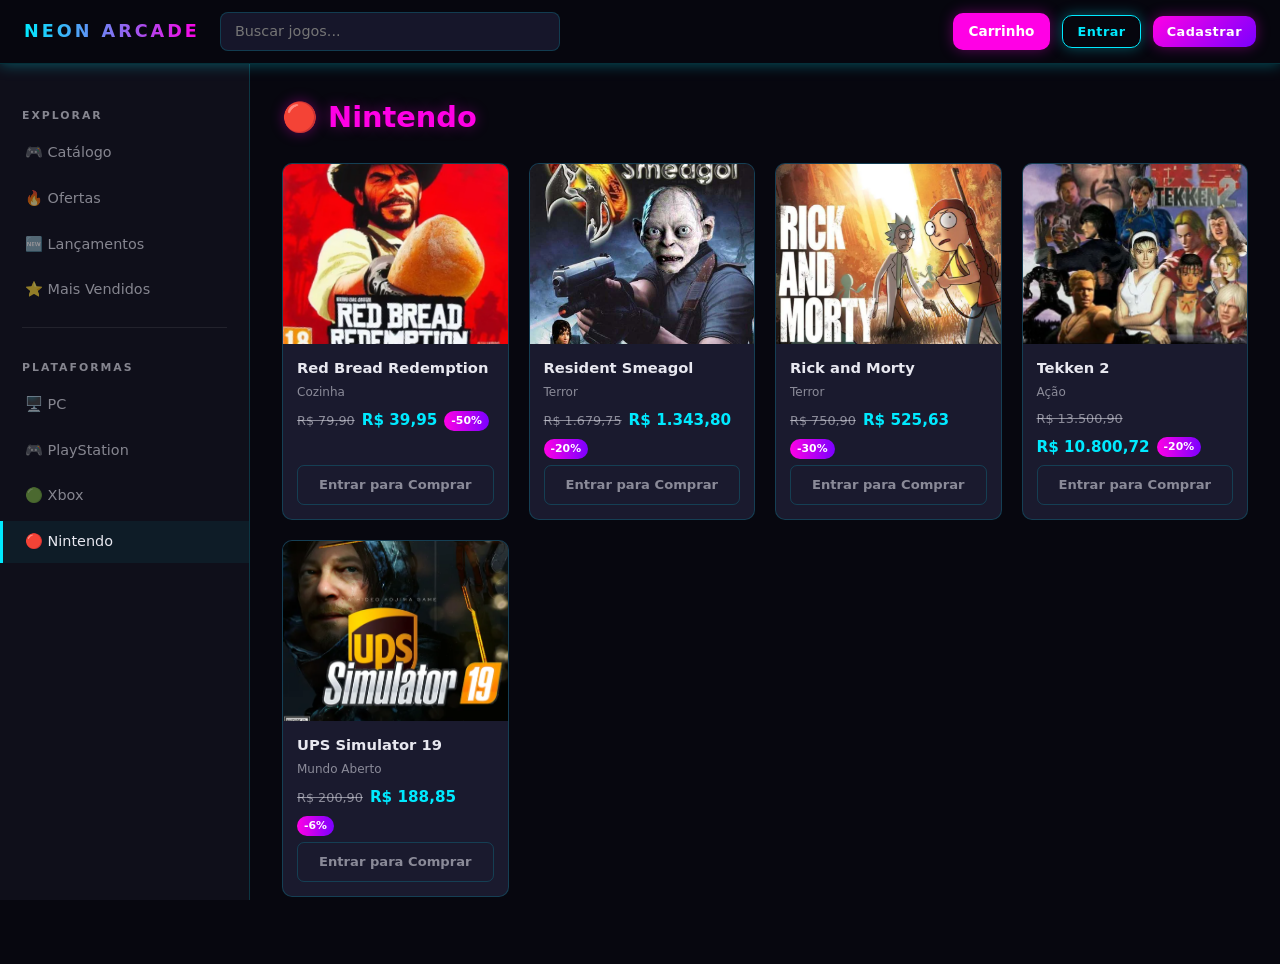
<file: nintendo.html>
<!DOCTYPE html>
<html lang="pt-BR">
<head>
    <meta charset="UTF-8">
    <meta name="viewport" content="width=device-width, initial-scale=1.0">
    <title>Nintendo — Neon Arcade</title>
    <link rel="stylesheet" href="assets/css/style.css">
</head>
<body data-platform="nintendo">

    <header class="topbar">
        <a href="index.html" class="topbar-logo">Neon Arcade</a>
        <input class="topbar-search" id="searchInput" type="search" placeholder="Buscar jogos..." autocomplete="off" aria-label="Buscar jogos">
        <div class="topbar-spacer"></div>
        <span id="user-nome"></span>
        <button class="btn-cart" id="btn-cart-top">Carrinho</button>
        <a href="login.html"    class="btn btn-secondary btn-sm" id="btn-login-nav">Entrar</a>
        <a href="cadastro.html" class="btn btn-primary   btn-sm" id="btn-cad-nav">Cadastrar</a>
        <button class="btn-logout" id="btn-logout" style="display:none">Sair</button>
    </header>

    <aside class="sidebar" aria-label="Navegação">
        <span class="sidebar-section-title">Explorar</span>
        <a href="catalogo.html">🎮 Catálogo</a>
        <a href="ofertas.html">🔥 Ofertas</a>
        <a href="lancamentos.html">🆕 Lançamentos</a>
        <a href="mais-vendidos.html">⭐ Mais Vendidos</a>
        <div class="sidebar-divider"></div>
        <span class="sidebar-section-title">Plataformas</span>
        <a href="pc.html">🖥️ PC</a>
        <a href="playstation.html">🎮 PlayStation</a>
        <a href="xbox.html">🟢 Xbox</a>
        <a href="nintendo.html" class="active">🔴 Nintendo</a>
    </aside>

    <main class="page-layout">
        <h1 class="page-title">🔴 Nintendo</h1>
        <div id="games-container" class="games-grid">
            <p class="estado-vazio">Carregando jogos...</p>
        </div>
    </main>

    <div id="cart-modal" class="cart-modal hidden" role="dialog" aria-modal="true" aria-label="Carrinho">
        <div class="cart-panel">
            <div class="cart-header">
                <h2>Carrinho</h2>
                <button id="close-cart" class="cart-close" aria-label="Fechar">&times;</button>
            </div>
            <div class="cart-body" id="cart-items"></div>
            <div class="cart-footer">
                <div>
                    <div class="cart-total-label">Total</div>
                    <div class="cart-total-valor" id="cart-total">R$ 0,00</div>
                </div>
                <a href="checkout.html" class="btn btn-primary" id="checkout-btn">Finalizar Compra</a>
            </div>
        </div>
    </div>

    <script src="assets/js/app/auth.js"></script>
    <script src="assets/js/app/games.js"></script>
    <script src="assets/js/app/cart.js"></script>
    <script src="assets/js/app/ui.js"></script>
    <script src="assets/js/pages/plataforma.js"></script>
</body>
</html>
</file>
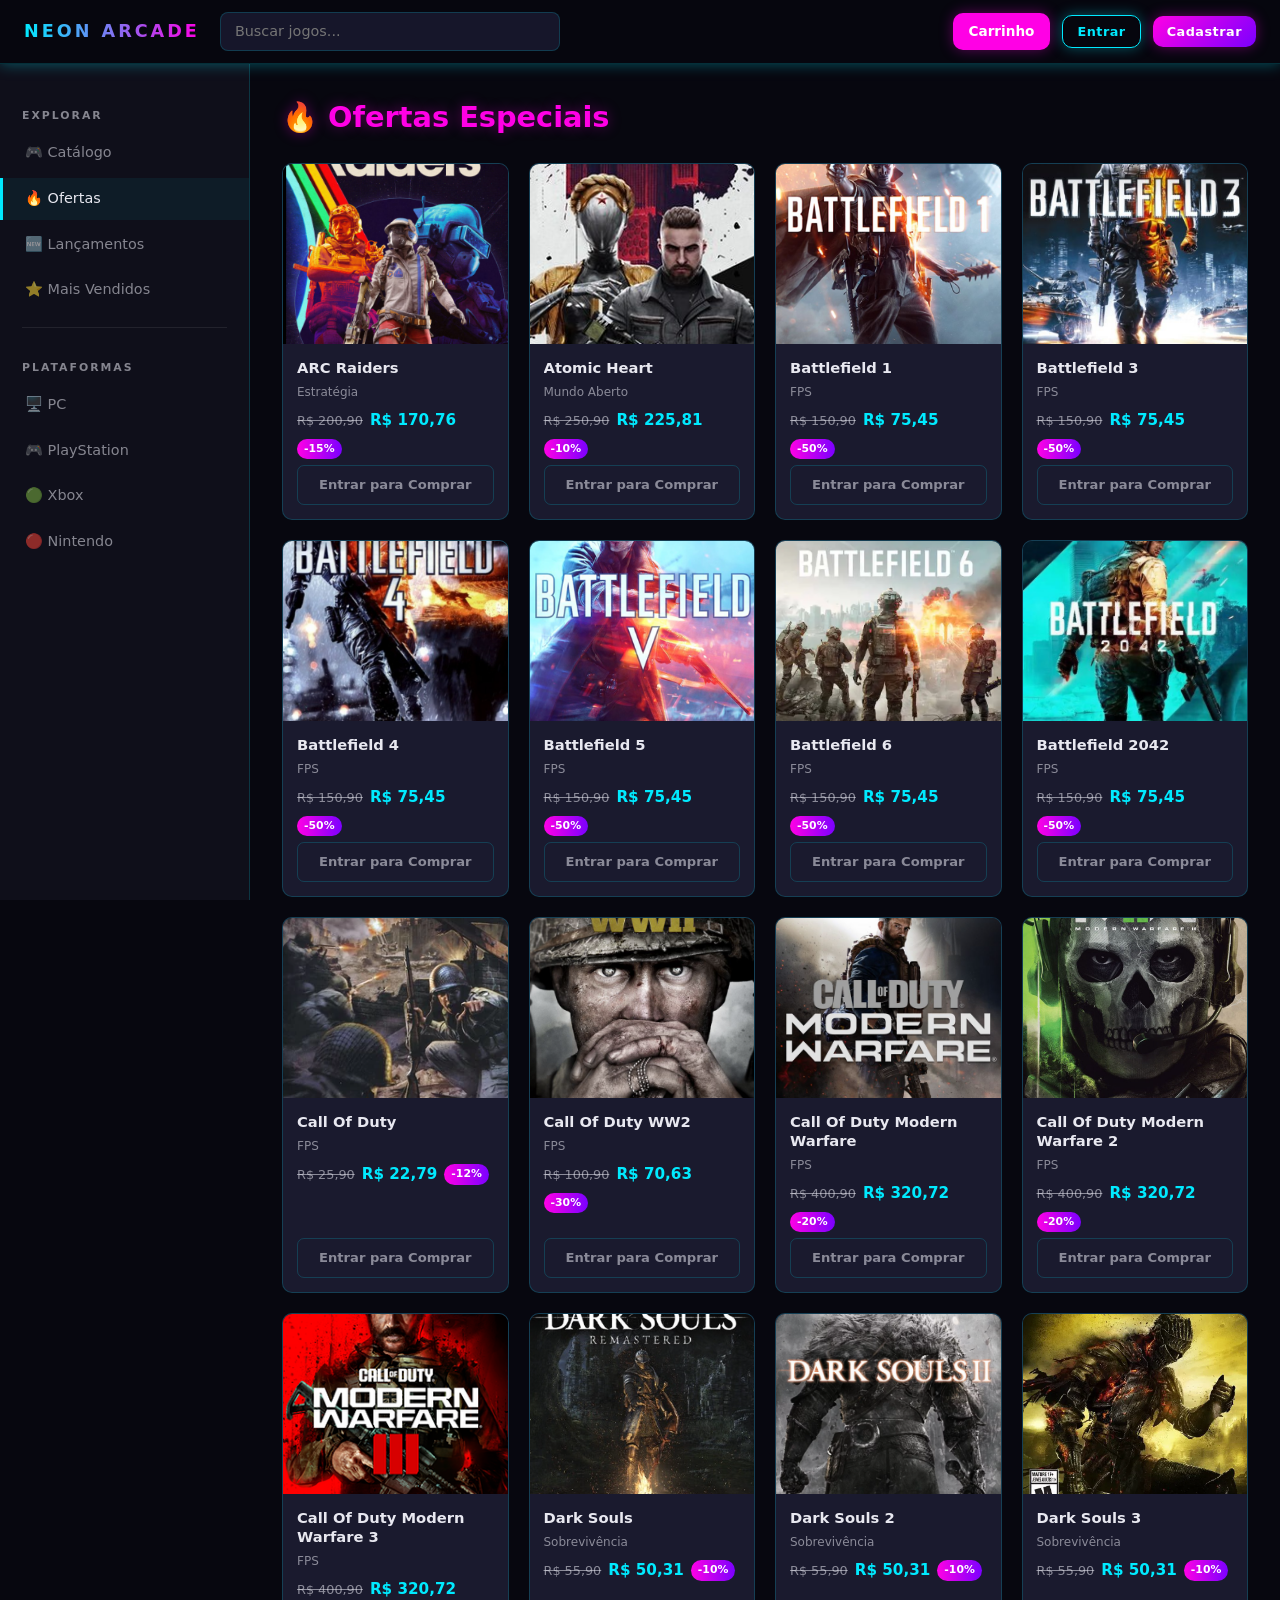
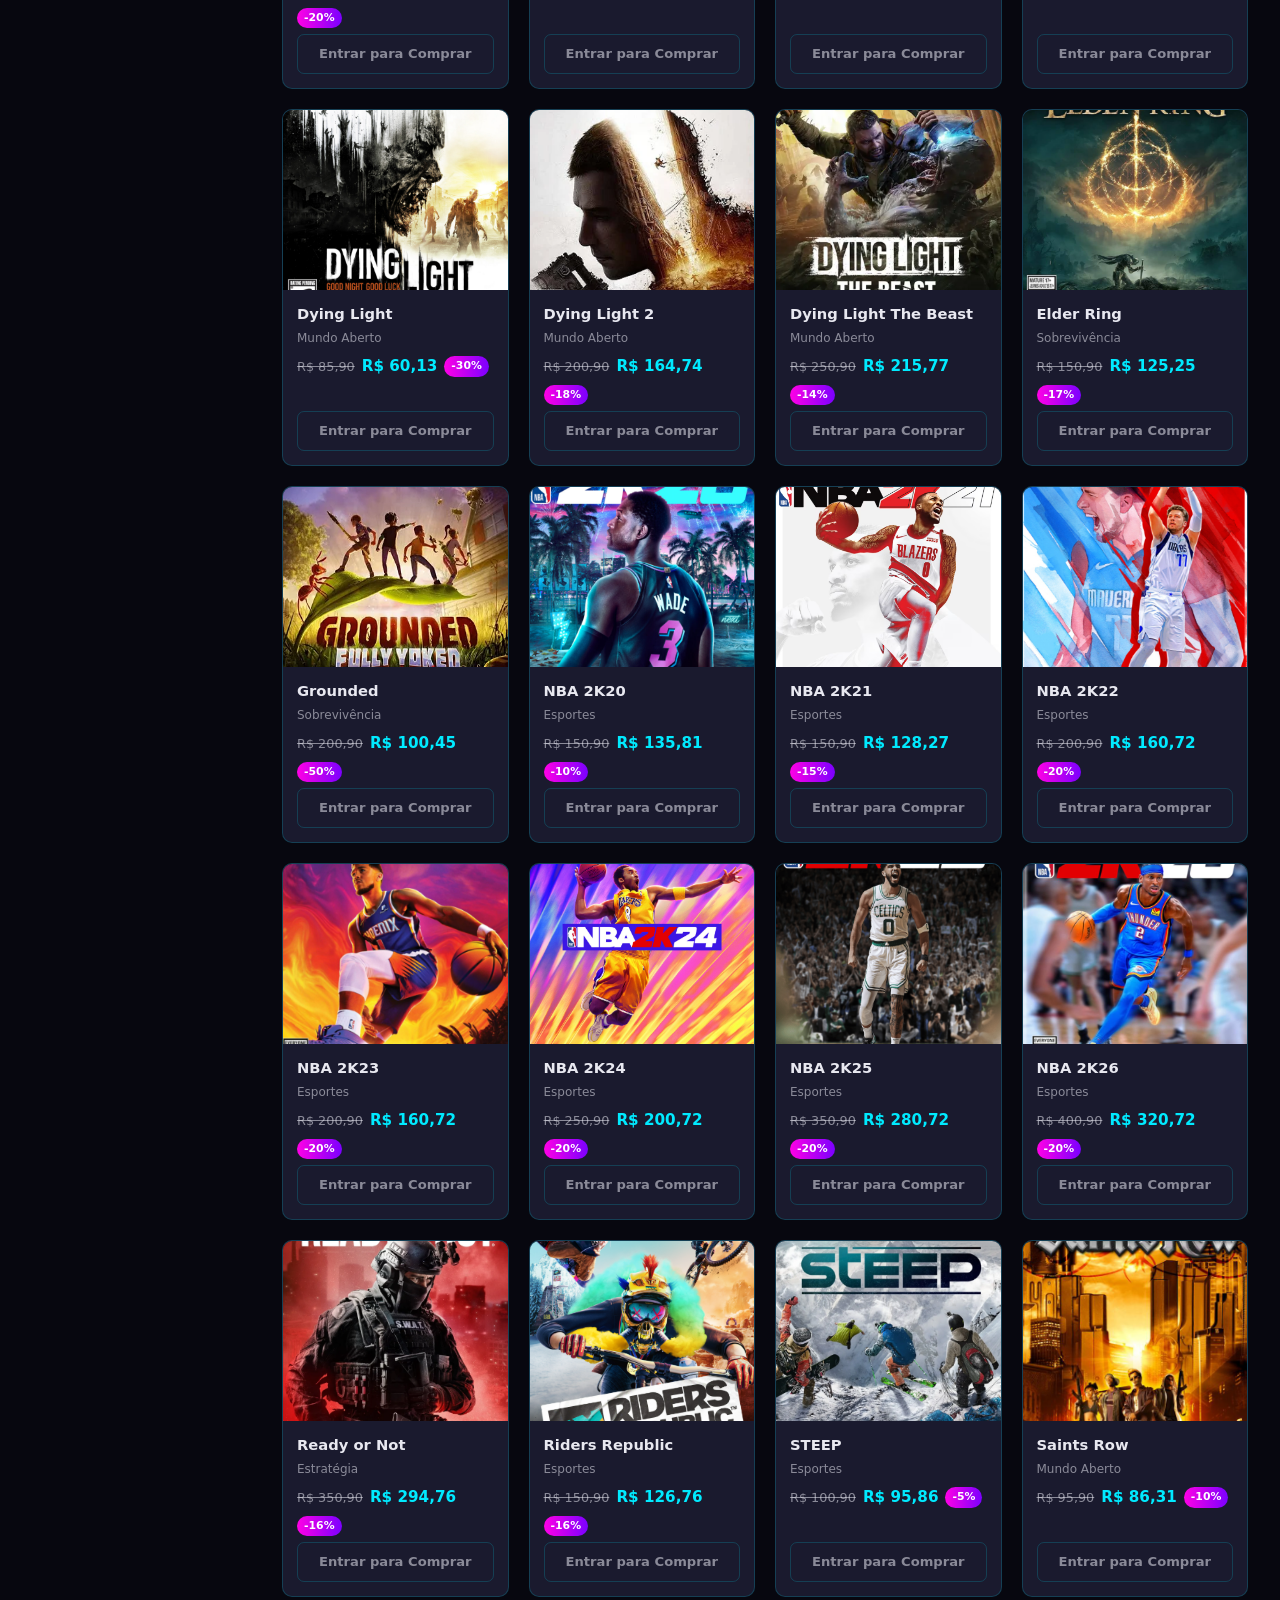
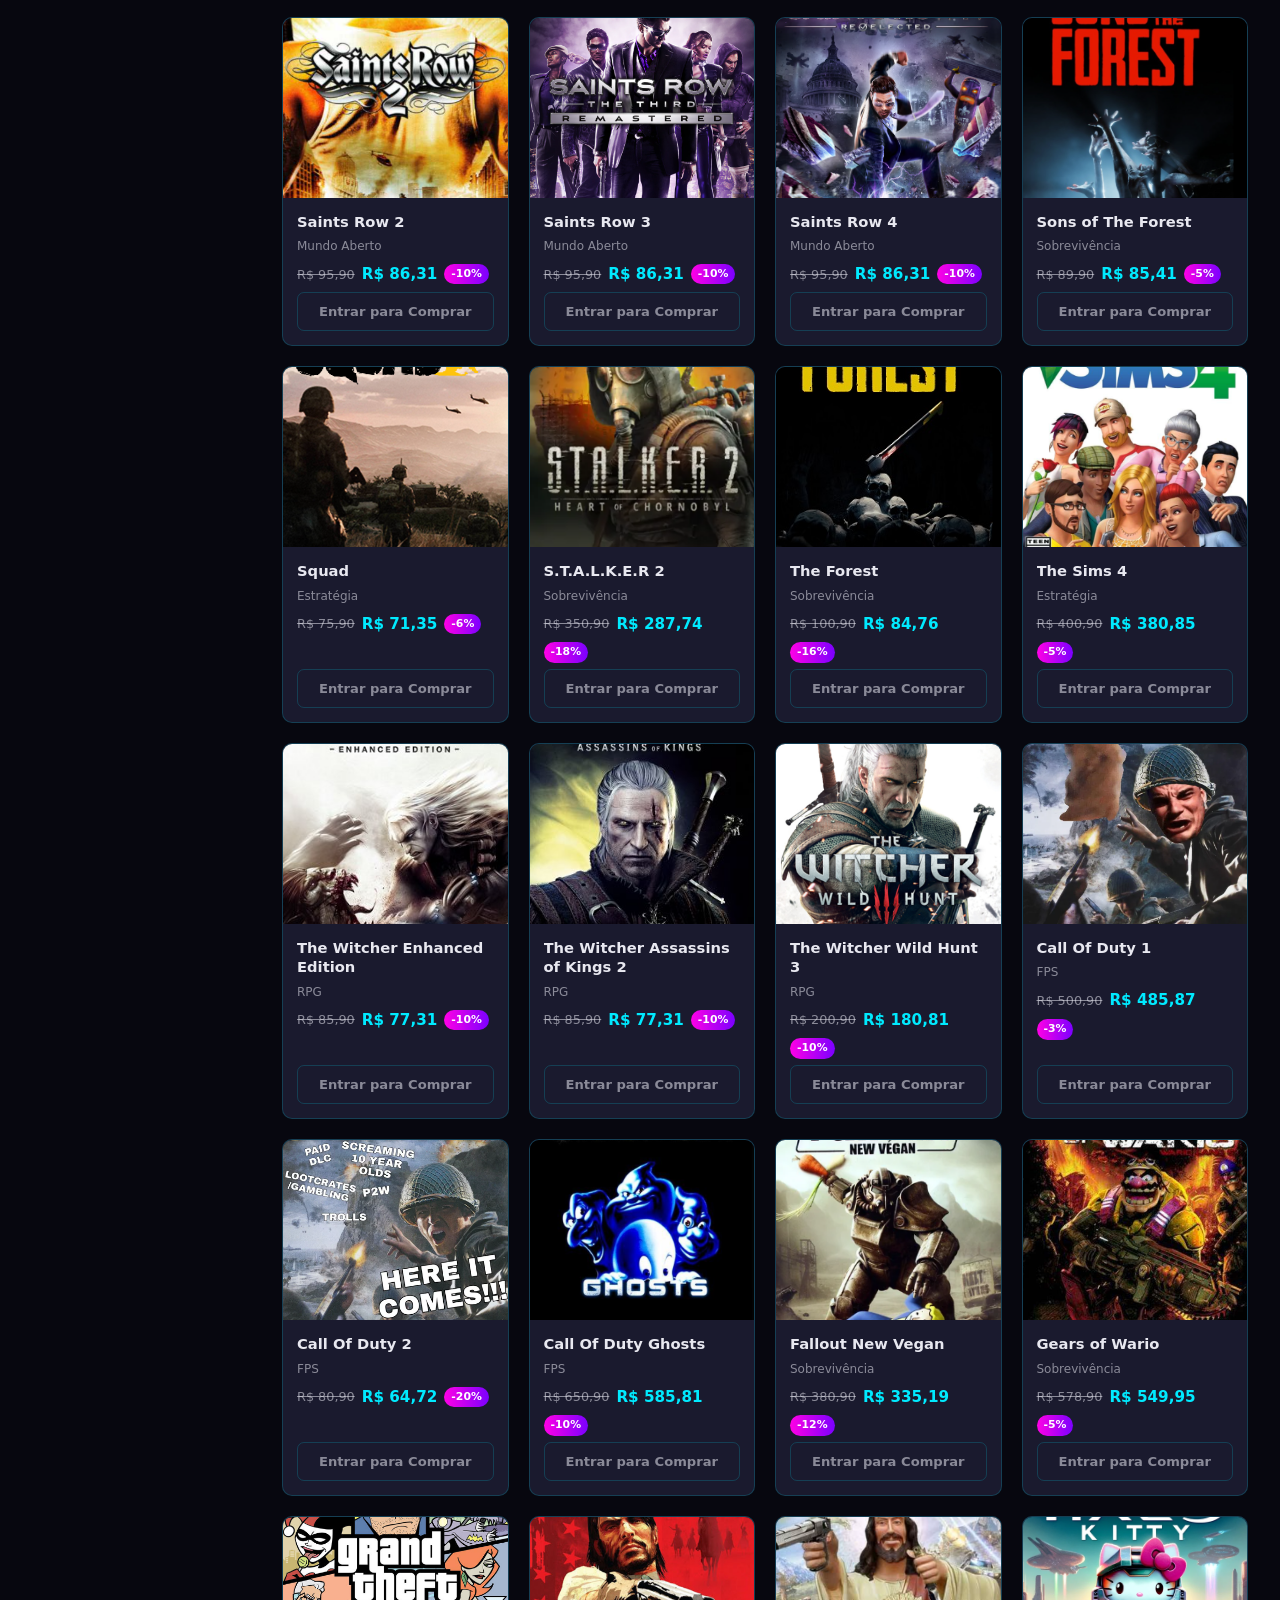
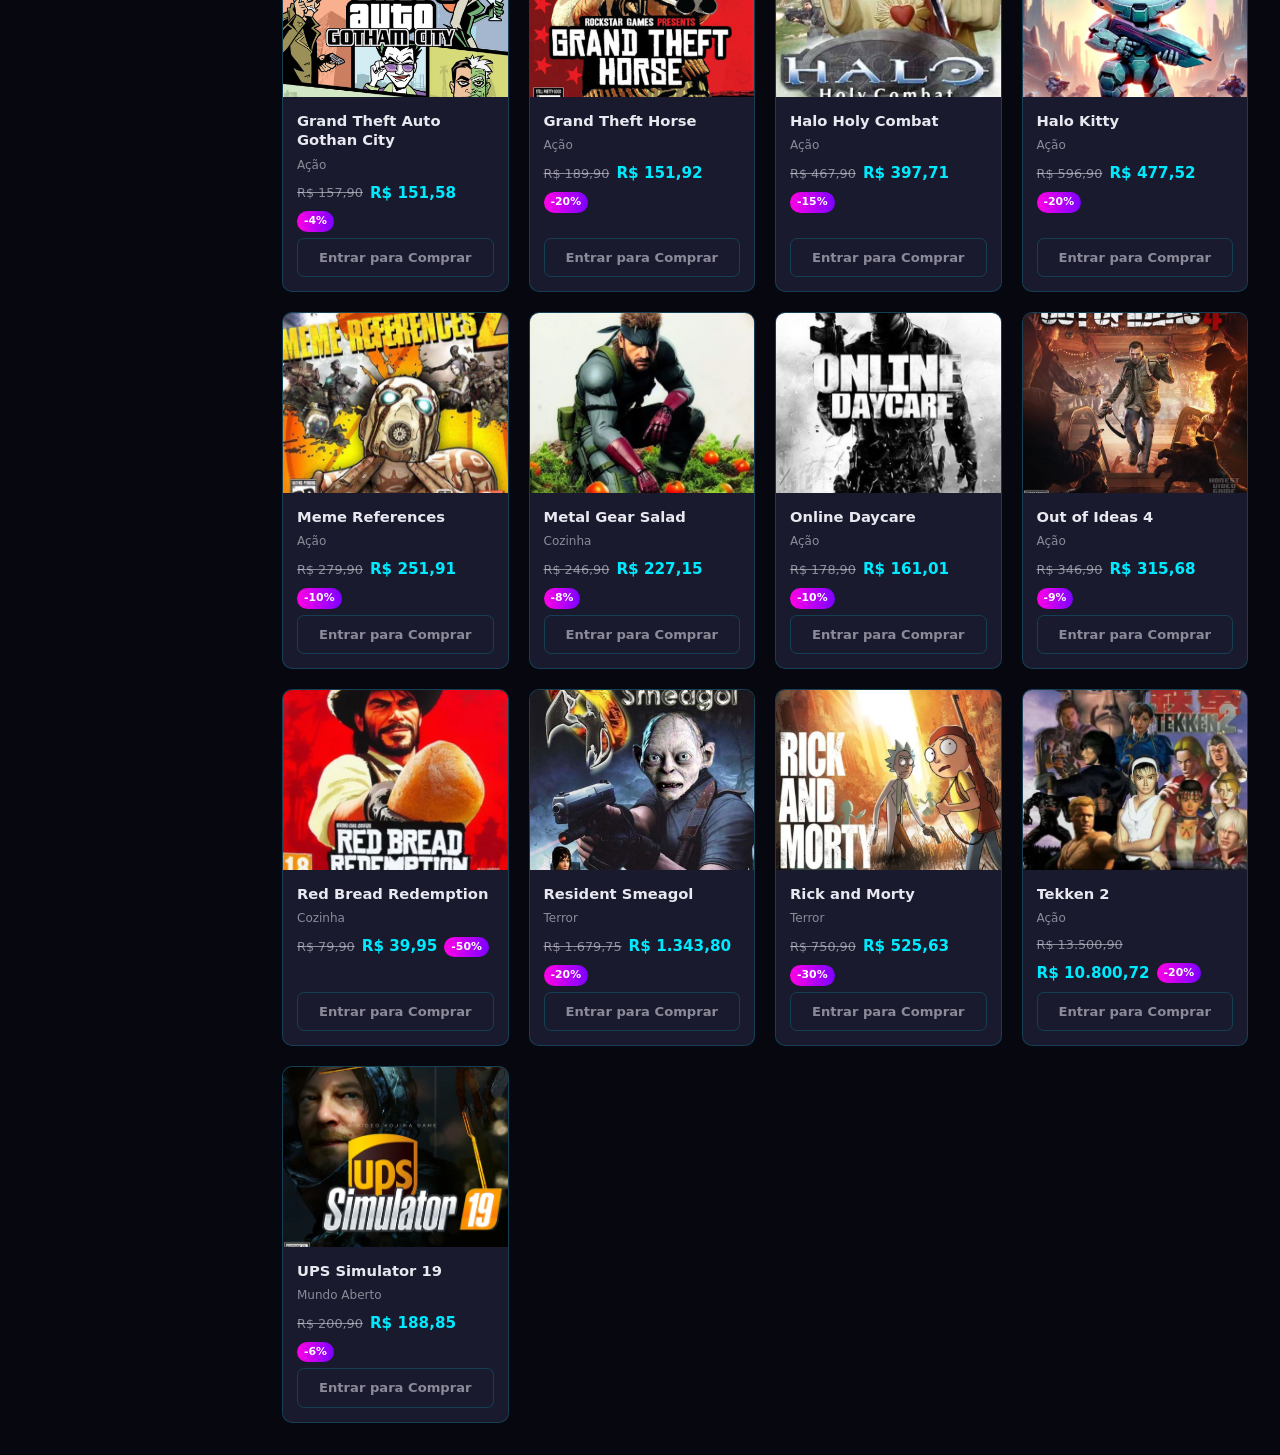
<file: ofertas.html>
<!DOCTYPE html>
<html lang="pt-BR">
<head>
    <meta charset="UTF-8">
    <meta name="viewport" content="width=device-width, initial-scale=1.0">
    <title>Ofertas — Neon Arcade</title>
    <link rel="stylesheet" href="assets/css/style.css">
</head>
<body>

    <header class="topbar">
        <a href="index.html" class="topbar-logo">Neon Arcade</a>
        <input class="topbar-search" id="searchInput" type="search" placeholder="Buscar jogos..." autocomplete="off" aria-label="Buscar jogos">
        <div class="topbar-spacer"></div>
        <span id="user-nome"></span>
        <button class="btn-cart" id="btn-cart-top">Carrinho</button>
        <a href="login.html"    class="btn btn-secondary btn-sm" id="btn-login-nav">Entrar</a>
        <a href="cadastro.html" class="btn btn-primary   btn-sm" id="btn-cad-nav">Cadastrar</a>
        <button class="btn-logout" id="btn-logout" style="display:none">Sair</button>
    </header>

    <aside class="sidebar" aria-label="Navegação">
        <span class="sidebar-section-title">Explorar</span>
        <a href="catalogo.html">🎮 Catálogo</a>
        <a href="ofertas.html" class="active">🔥 Ofertas</a>
        <a href="lancamentos.html">🆕 Lançamentos</a>
        <a href="mais-vendidos.html">⭐ Mais Vendidos</a>
        <div class="sidebar-divider"></div>
        <span class="sidebar-section-title">Plataformas</span>
        <a href="pc.html">🖥️ PC</a>
        <a href="playstation.html">🎮 PlayStation</a>
        <a href="xbox.html">🟢 Xbox</a>
        <a href="nintendo.html">🔴 Nintendo</a>
    </aside>

    <main class="page-layout">
        <h1 class="page-title">🔥 Ofertas Especiais</h1>
        <div id="games-container" class="games-grid">
            <p class="estado-vazio">Carregando ofertas...</p>
        </div>
    </main>

    <div id="cart-modal" class="cart-modal hidden" role="dialog" aria-modal="true" aria-label="Carrinho">
        <div class="cart-panel">
            <div class="cart-header">
                <h2>Carrinho</h2>
                <button id="close-cart" class="cart-close" aria-label="Fechar">&times;</button>
            </div>
            <div class="cart-body" id="cart-items"></div>
            <div class="cart-footer">
                <div>
                    <div class="cart-total-label">Total</div>
                    <div class="cart-total-valor" id="cart-total">R$ 0,00</div>
                </div>
                <a href="checkout.html" class="btn btn-primary" id="checkout-btn">Finalizar Compra</a>
            </div>
        </div>
    </div>

    <script src="assets/js/app/auth.js"></script>
    <script src="assets/js/app/games.js"></script>
    <script src="assets/js/app/cart.js"></script>
    <script src="assets/js/app/ui.js"></script>
    <script>
        UI.initTopbar();
        document.getElementById('btn-cart-top').addEventListener('click', () => document.getElementById('cart-modal').classList.remove('hidden'));

        const search = document.getElementById('searchInput');
        let JOGOS = [];

        function render() {
            const q = search.value.toLowerCase().trim();
            const lista = q ? JOGOS.filter(g => g.nome.toLowerCase().includes(q)) : JOGOS;
            UI.renderGrid(document.getElementById('games-container'), lista, Auth.isLoggedIn());
        }

        GamesService.getOnSale().then(data => {
            JOGOS = data;
            render();
            search.addEventListener('input', render);
        }).catch(() => {
            document.getElementById('games-container').innerHTML = '<p class="estado-vazio">Erro ao carregar ofertas.</p>';
        });
    </script>
</body>
</html>
</file>
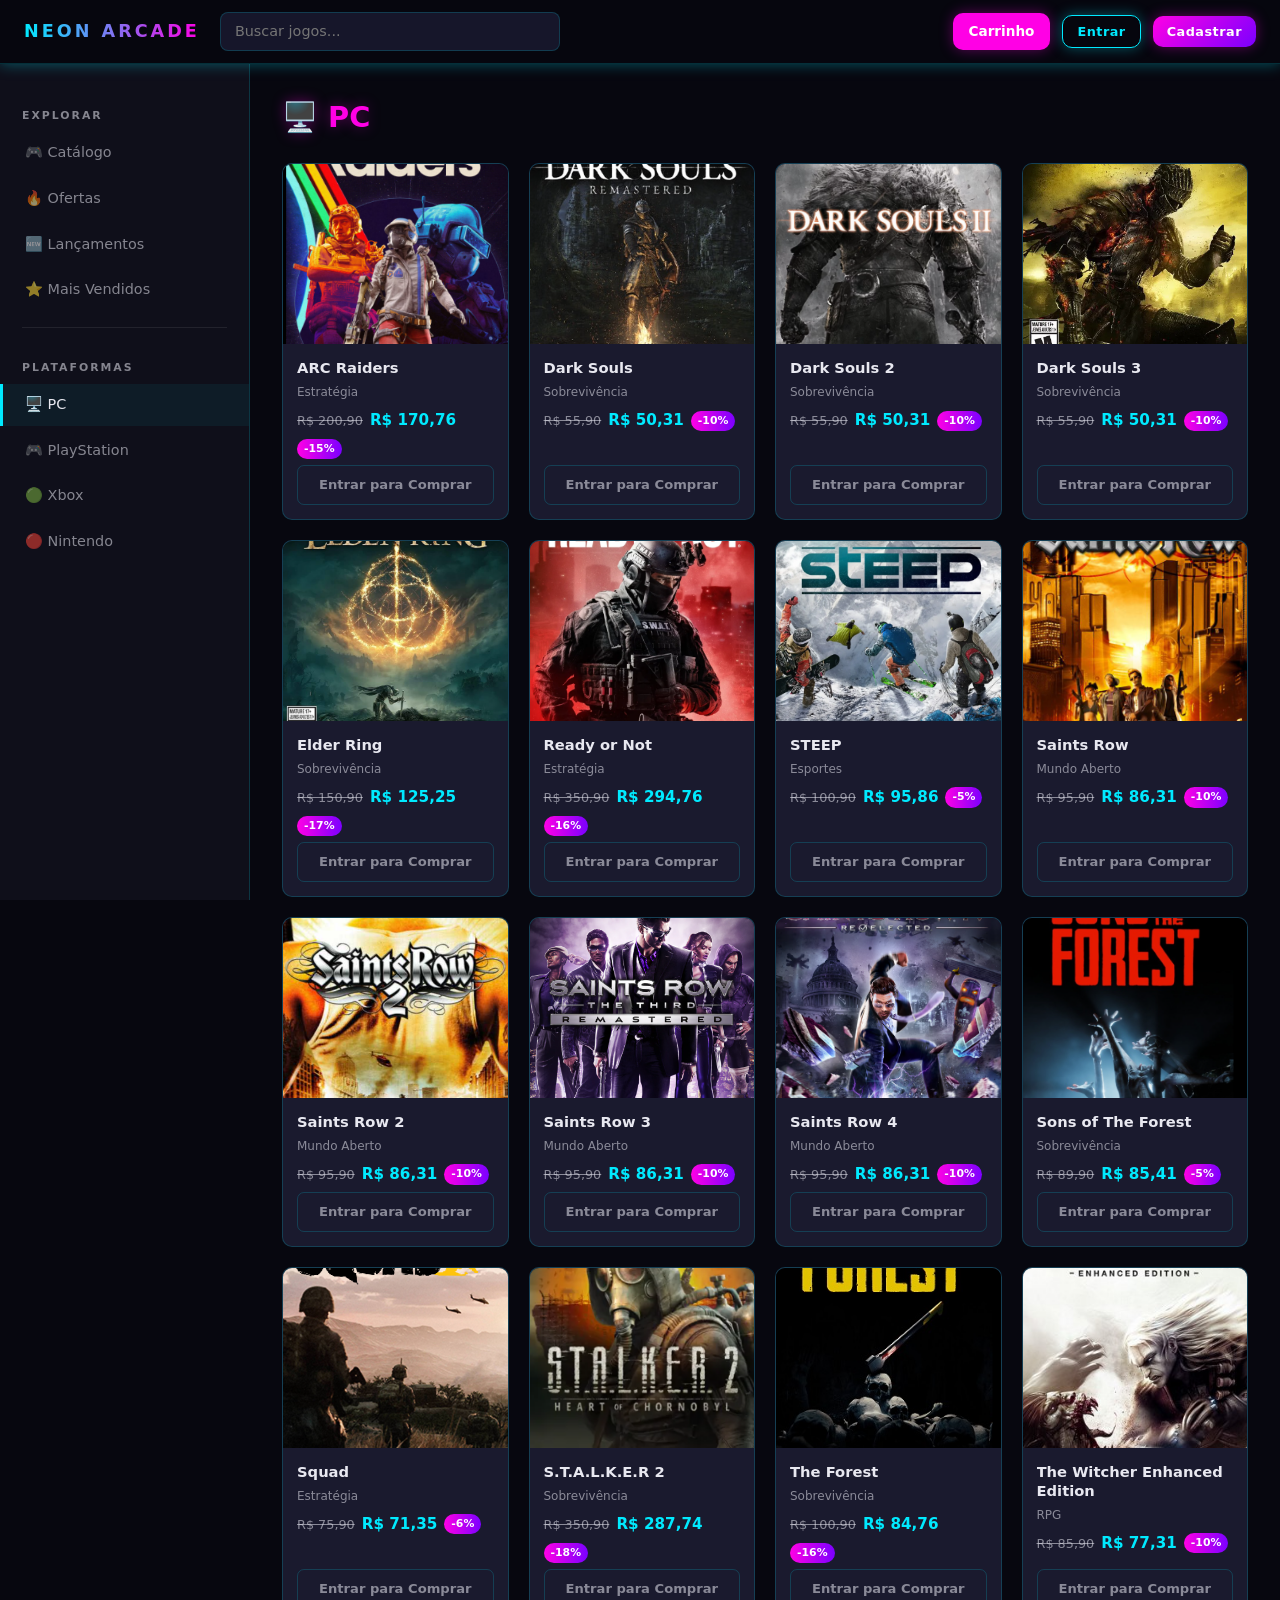
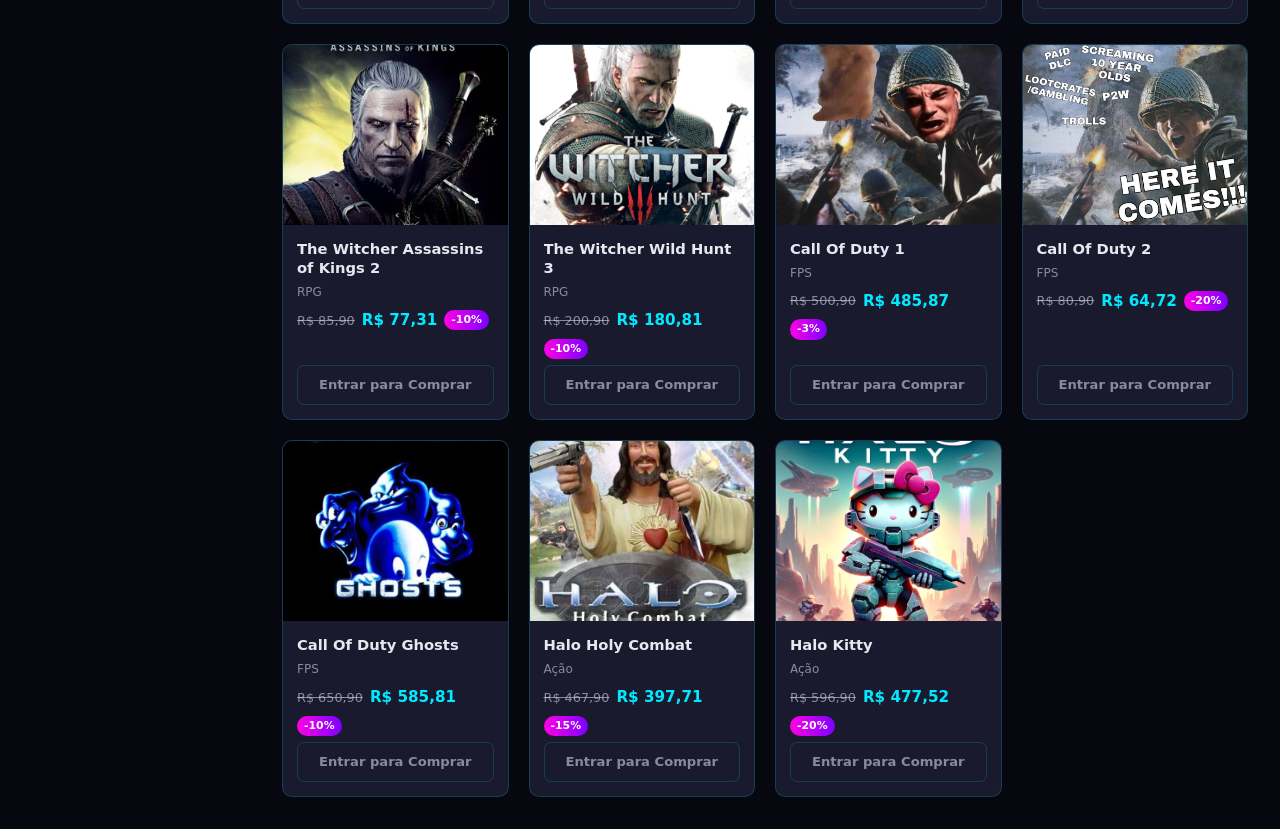
<file: pc.html>
<!DOCTYPE html>
<html lang="pt-BR">
<head>
    <meta charset="UTF-8">
    <meta name="viewport" content="width=device-width, initial-scale=1.0">
    <title>PC — Neon Arcade</title>
    <link rel="stylesheet" href="assets/css/style.css">
</head>
<body data-platform="pc">

    <header class="topbar">
        <a href="index.html" class="topbar-logo">Neon Arcade</a>
        <input class="topbar-search" id="searchInput" type="search" placeholder="Buscar jogos..." autocomplete="off" aria-label="Buscar jogos">
        <div class="topbar-spacer"></div>
        <span id="user-nome"></span>
        <button class="btn-cart" id="btn-cart-top">Carrinho</button>
        <a href="login.html"    class="btn btn-secondary btn-sm" id="btn-login-nav">Entrar</a>
        <a href="cadastro.html" class="btn btn-primary   btn-sm" id="btn-cad-nav">Cadastrar</a>
        <button class="btn-logout" id="btn-logout" style="display:none">Sair</button>
    </header>

    <aside class="sidebar" aria-label="Navegação">
        <span class="sidebar-section-title">Explorar</span>
        <a href="catalogo.html">🎮 Catálogo</a>
        <a href="ofertas.html">🔥 Ofertas</a>
        <a href="lancamentos.html">🆕 Lançamentos</a>
        <a href="mais-vendidos.html">⭐ Mais Vendidos</a>
        <div class="sidebar-divider"></div>
        <span class="sidebar-section-title">Plataformas</span>
        <a href="pc.html" class="active">🖥️ PC</a>
        <a href="playstation.html">🎮 PlayStation</a>
        <a href="xbox.html">🟢 Xbox</a>
        <a href="nintendo.html">🔴 Nintendo</a>
    </aside>

    <main class="page-layout">
        <h1 class="page-title">🖥️ PC</h1>
        <div id="games-container" class="games-grid">
            <p class="estado-vazio">Carregando jogos...</p>
        </div>
    </main>

    <div id="cart-modal" class="cart-modal hidden" role="dialog" aria-modal="true" aria-label="Carrinho">
        <div class="cart-panel">
            <div class="cart-header">
                <h2>Carrinho</h2>
                <button id="close-cart" class="cart-close" aria-label="Fechar">&times;</button>
            </div>
            <div class="cart-body" id="cart-items"></div>
            <div class="cart-footer">
                <div>
                    <div class="cart-total-label">Total</div>
                    <div class="cart-total-valor" id="cart-total">R$ 0,00</div>
                </div>
                <a href="checkout.html" class="btn btn-primary" id="checkout-btn">Finalizar Compra</a>
            </div>
        </div>
    </div>

    <script src="assets/js/app/auth.js"></script>
    <script src="assets/js/app/games.js"></script>
    <script src="assets/js/app/cart.js"></script>
    <script src="assets/js/app/ui.js"></script>
    <script src="assets/js/pages/plataforma.js"></script>
</body>
</html>
</file>
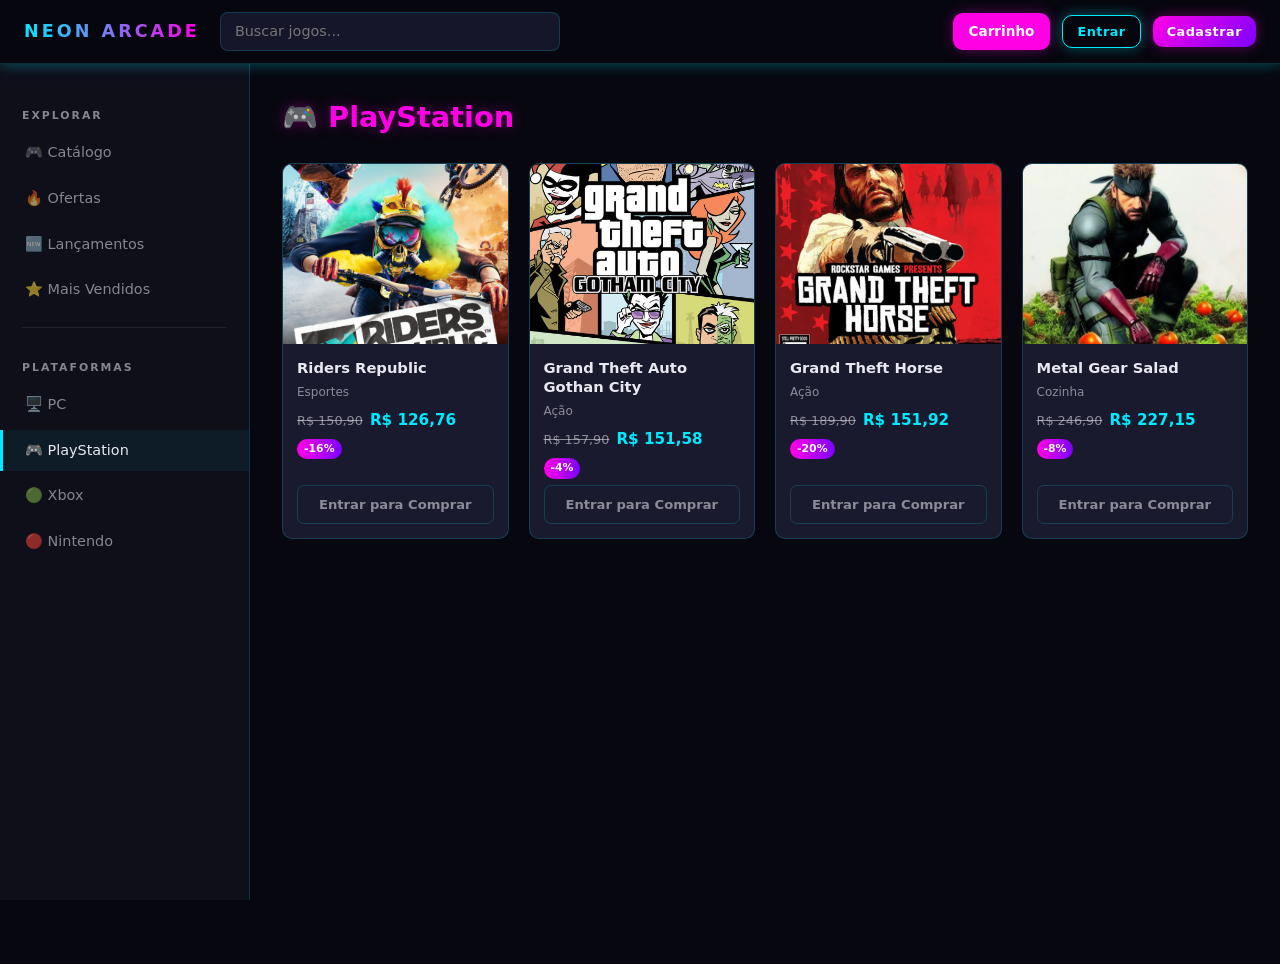
<file: playstation.html>
<!DOCTYPE html>
<html lang="pt-BR">
<head>
    <meta charset="UTF-8">
    <meta name="viewport" content="width=device-width, initial-scale=1.0">
    <title>PlayStation — Neon Arcade</title>
    <link rel="stylesheet" href="assets/css/style.css">
</head>
<body data-platform="playstation">

    <header class="topbar">
        <a href="index.html" class="topbar-logo">Neon Arcade</a>
        <input class="topbar-search" id="searchInput" type="search" placeholder="Buscar jogos..." autocomplete="off" aria-label="Buscar jogos">
        <div class="topbar-spacer"></div>
        <span id="user-nome"></span>
        <button class="btn-cart" id="btn-cart-top">Carrinho</button>
        <a href="login.html"    class="btn btn-secondary btn-sm" id="btn-login-nav">Entrar</a>
        <a href="cadastro.html" class="btn btn-primary   btn-sm" id="btn-cad-nav">Cadastrar</a>
        <button class="btn-logout" id="btn-logout" style="display:none">Sair</button>
    </header>

    <aside class="sidebar" aria-label="Navegação">
        <span class="sidebar-section-title">Explorar</span>
        <a href="catalogo.html">🎮 Catálogo</a>
        <a href="ofertas.html">🔥 Ofertas</a>
        <a href="lancamentos.html">🆕 Lançamentos</a>
        <a href="mais-vendidos.html">⭐ Mais Vendidos</a>
        <div class="sidebar-divider"></div>
        <span class="sidebar-section-title">Plataformas</span>
        <a href="pc.html">🖥️ PC</a>
        <a href="playstation.html" class="active">🎮 PlayStation</a>
        <a href="xbox.html">🟢 Xbox</a>
        <a href="nintendo.html">🔴 Nintendo</a>
    </aside>

    <main class="page-layout">
        <h1 class="page-title">🎮 PlayStation</h1>
        <div id="games-container" class="games-grid">
            <p class="estado-vazio">Carregando jogos...</p>
        </div>
    </main>

    <div id="cart-modal" class="cart-modal hidden" role="dialog" aria-modal="true" aria-label="Carrinho">
        <div class="cart-panel">
            <div class="cart-header">
                <h2>Carrinho</h2>
                <button id="close-cart" class="cart-close" aria-label="Fechar">&times;</button>
            </div>
            <div class="cart-body" id="cart-items"></div>
            <div class="cart-footer">
                <div>
                    <div class="cart-total-label">Total</div>
                    <div class="cart-total-valor" id="cart-total">R$ 0,00</div>
                </div>
                <a href="checkout.html" class="btn btn-primary" id="checkout-btn">Finalizar Compra</a>
            </div>
        </div>
    </div>

    <script src="assets/js/app/auth.js"></script>
    <script src="assets/js/app/games.js"></script>
    <script src="assets/js/app/cart.js"></script>
    <script src="assets/js/app/ui.js"></script>
    <script src="assets/js/pages/plataforma.js"></script>
</body>
</html>
</file>
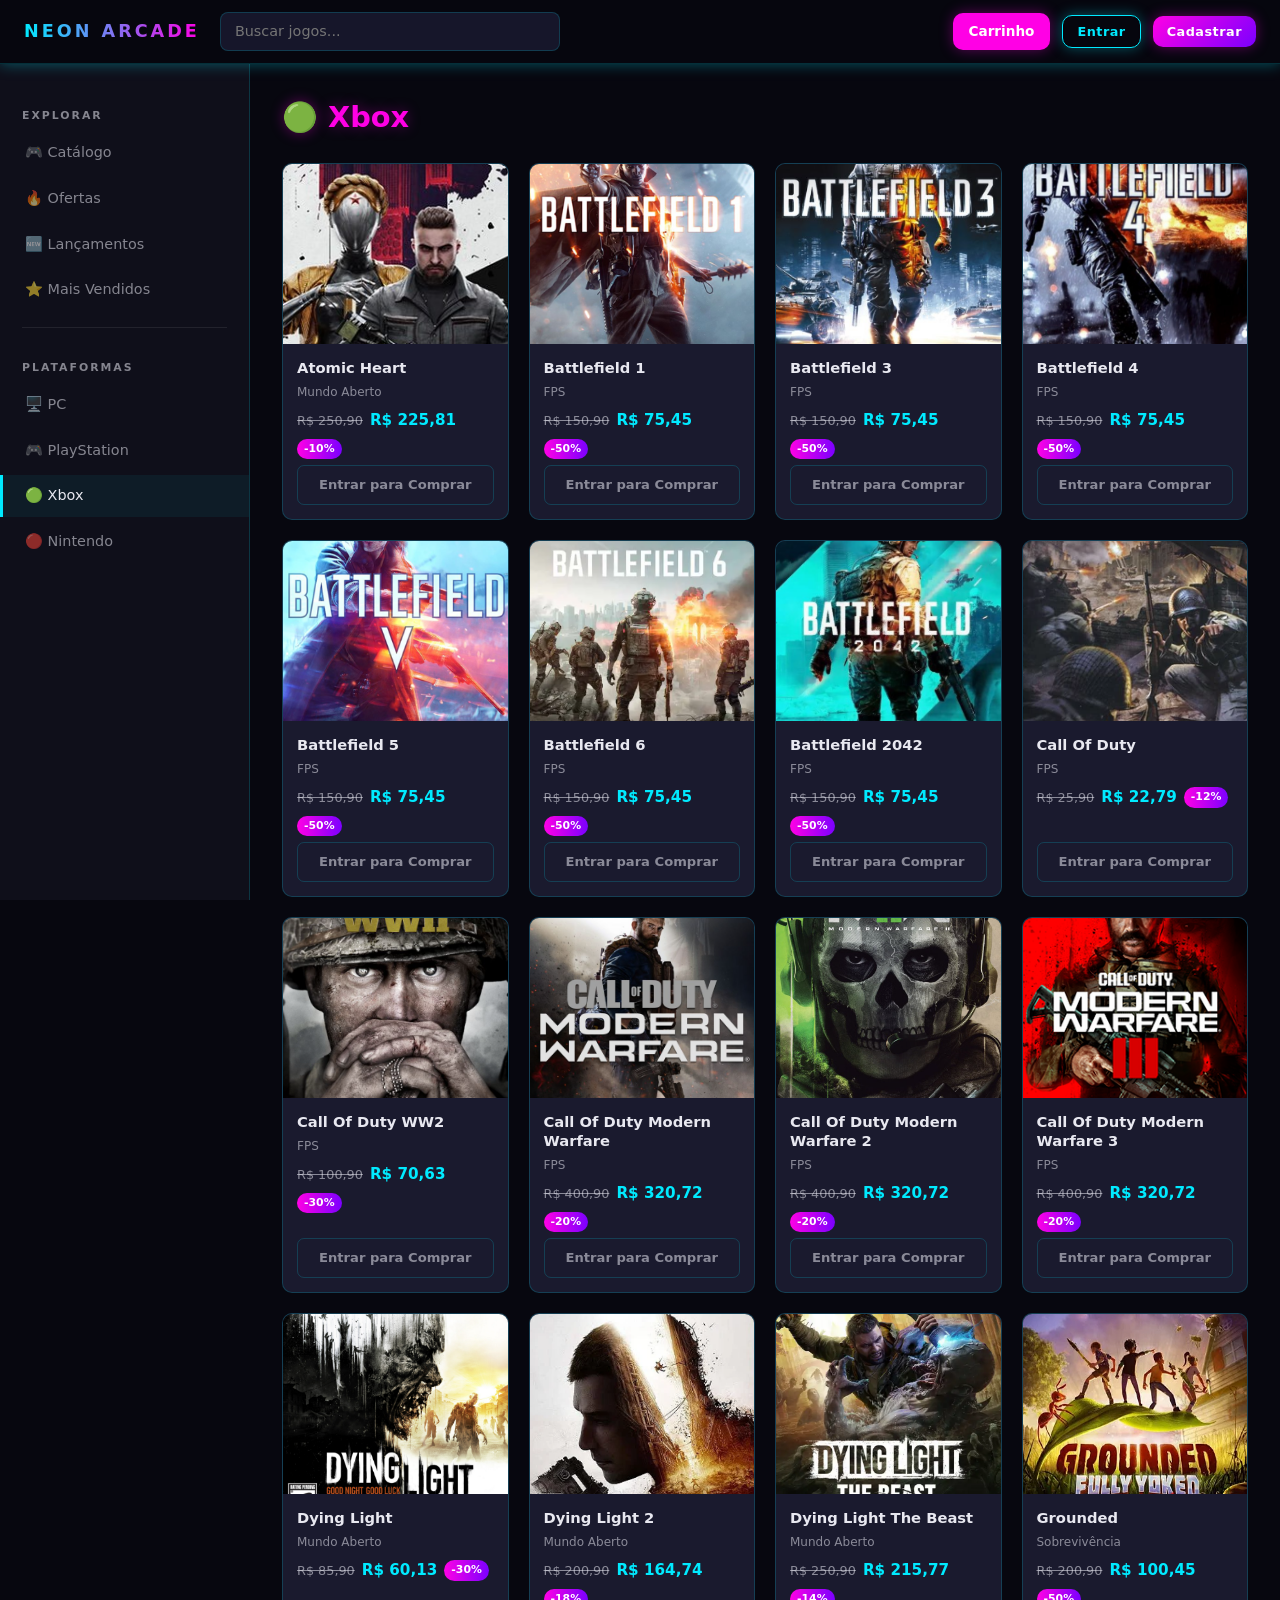
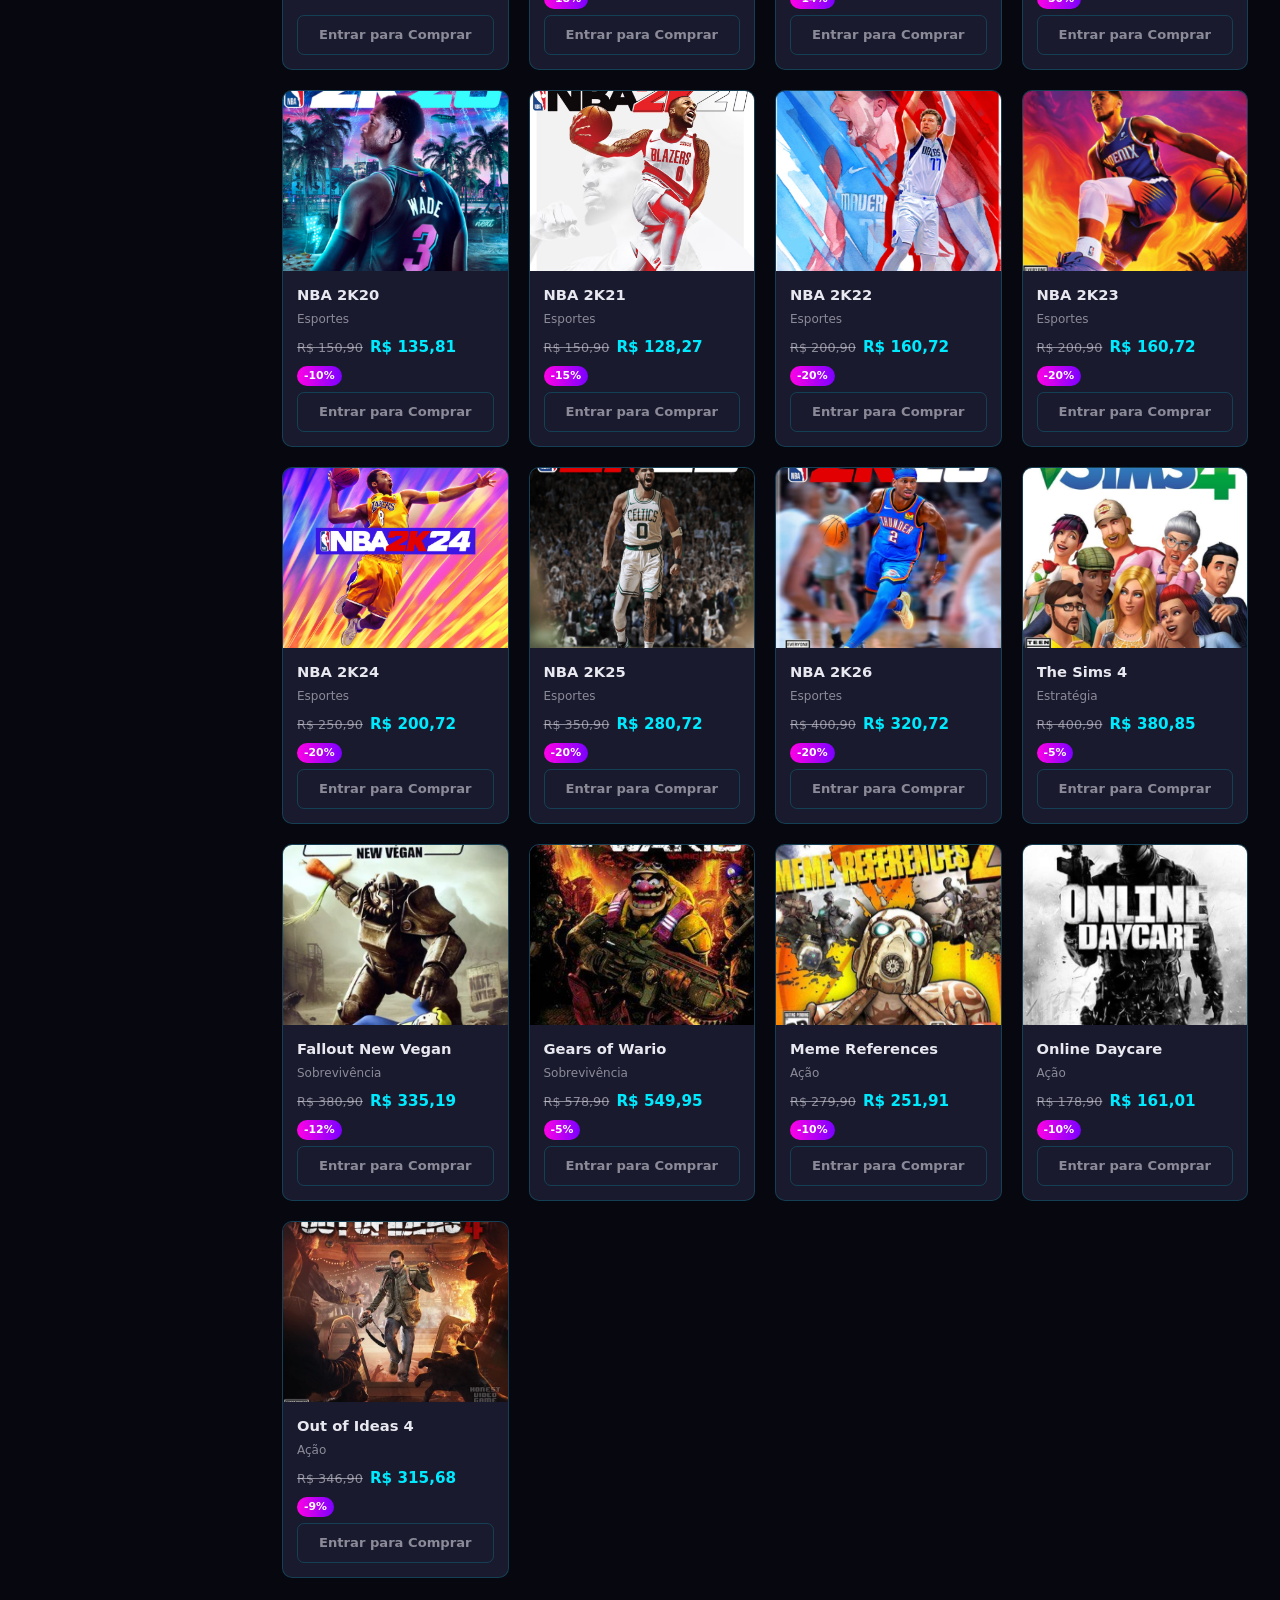
<file: xbox.html>
<!DOCTYPE html>
<html lang="pt-BR">
<head>
    <meta charset="UTF-8">
    <meta name="viewport" content="width=device-width, initial-scale=1.0">
    <title>Xbox — Neon Arcade</title>
    <link rel="stylesheet" href="assets/css/style.css">
</head>
<body data-platform="xbox">

    <header class="topbar">
        <a href="index.html" class="topbar-logo">Neon Arcade</a>
        <input class="topbar-search" id="searchInput" type="search" placeholder="Buscar jogos..." autocomplete="off" aria-label="Buscar jogos">
        <div class="topbar-spacer"></div>
        <span id="user-nome"></span>
        <button class="btn-cart" id="btn-cart-top">Carrinho</button>
        <a href="login.html"    class="btn btn-secondary btn-sm" id="btn-login-nav">Entrar</a>
        <a href="cadastro.html" class="btn btn-primary   btn-sm" id="btn-cad-nav">Cadastrar</a>
        <button class="btn-logout" id="btn-logout" style="display:none">Sair</button>
    </header>

    <aside class="sidebar" aria-label="Navegação">
        <span class="sidebar-section-title">Explorar</span>
        <a href="catalogo.html">🎮 Catálogo</a>
        <a href="ofertas.html">🔥 Ofertas</a>
        <a href="lancamentos.html">🆕 Lançamentos</a>
        <a href="mais-vendidos.html">⭐ Mais Vendidos</a>
        <div class="sidebar-divider"></div>
        <span class="sidebar-section-title">Plataformas</span>
        <a href="pc.html">🖥️ PC</a>
        <a href="playstation.html">🎮 PlayStation</a>
        <a href="xbox.html" class="active">🟢 Xbox</a>
        <a href="nintendo.html">🔴 Nintendo</a>
    </aside>

    <main class="page-layout">
        <h1 class="page-title">🟢 Xbox</h1>
        <div id="games-container" class="games-grid">
            <p class="estado-vazio">Carregando jogos...</p>
        </div>
    </main>

    <div id="cart-modal" class="cart-modal hidden" role="dialog" aria-modal="true" aria-label="Carrinho">
        <div class="cart-panel">
            <div class="cart-header">
                <h2>Carrinho</h2>
                <button id="close-cart" class="cart-close" aria-label="Fechar">&times;</button>
            </div>
            <div class="cart-body" id="cart-items"></div>
            <div class="cart-footer">
                <div>
                    <div class="cart-total-label">Total</div>
                    <div class="cart-total-valor" id="cart-total">R$ 0,00</div>
                </div>
                <a href="checkout.html" class="btn btn-primary" id="checkout-btn">Finalizar Compra</a>
            </div>
        </div>
    </div>

    <script src="assets/js/app/auth.js"></script>
    <script src="assets/js/app/games.js"></script>
    <script src="assets/js/app/cart.js"></script>
    <script src="assets/js/app/ui.js"></script>
    <script src="assets/js/pages/plataforma.js"></script>
</body>
</html>
</file>
<file: assets/css/style.css>
/* ================================================================
   NEON ARCADE — Design System
   ================================================================ */

/* ── Variáveis ─────────────────────────────────────────────────── */
:root {
    --blue:       #00eaff;
    --pink:       #ff00e5;
    --purple:     #7b00ff;
    --bg:         #07070f;
    --bg-2:       #0f0f1a;
    --bg-3:       #16162a;
    --surface:    #1a1a2e;
    --border:     rgba(0, 234, 255, .18);
    --border-2:   rgba(255, 255, 255, .08);
    --text:       #e8e8f0;
    --text-muted: rgba(232, 232, 240, .55);
    --sidebar-w:  250px;
    --topbar-h:   64px;
    --radius:     10px;
    --glow-blue:  0 0 14px rgba(0, 234, 255, .35);
    --glow-pink:  0 0 14px rgba(255, 0, 229, .35);
    --transition: .18s ease;
}

/* ── Reset ─────────────────────────────────────────────────────── */
*, *::before, *::after { margin: 0; padding: 0; box-sizing: border-box; }
html { scroll-behavior: smooth; }
body {
    font-family: 'Segoe UI', system-ui, -apple-system, sans-serif;
    background: var(--bg);
    color: var(--text);
    min-height: 100vh;
    line-height: 1.5;
    -webkit-font-smoothing: antialiased;
}
ul  { list-style: none; }
a   { color: inherit; text-decoration: none; transition: color var(--transition); }
img { max-width: 100%; height: auto; display: block; }
button { cursor: pointer; font: inherit; border: none; background: none; color: inherit; }
input, select, textarea { font: inherit; color: inherit; }

/* ── Topbar ────────────────────────────────────────────────────── */
.topbar {
    position: fixed;
    top: 0; left: 0; right: 0;
    height: var(--topbar-h);
    background: rgba(7, 7, 15, .95);
    border-bottom: 1px solid var(--border);
    backdrop-filter: blur(12px);
    display: flex;
    align-items: center;
    padding: 0 24px;
    gap: 12px;
    z-index: 300;
    box-shadow: var(--glow-blue);
}

.topbar-logo {
    font-size: 1.1rem;
    font-weight: 900;
    letter-spacing: 3px;
    text-transform: uppercase;
    background: linear-gradient(90deg, var(--blue), var(--pink));
    -webkit-background-clip: text;
    -webkit-text-fill-color: transparent;
    background-clip: text;
    white-space: nowrap;
    margin-right: 8px;
}

.topbar-search {
    flex: 1;
    max-width: 340px;
    padding: 8px 14px;
    background: var(--bg-3);
    border: 1px solid var(--border);
    border-radius: 8px;
    color: var(--text);
    font-size: .9rem;
    outline: none;
    transition: border-color var(--transition), box-shadow var(--transition);
}
.topbar-search:focus {
    border-color: var(--blue);
    box-shadow: 0 0 0 3px rgba(0, 234, 255, .12);
}

.topbar-spacer { flex: 1; }

#user-nome {
    font-size: .88rem;
    color: var(--pink);
    font-weight: 600;
    white-space: nowrap;
    text-shadow: var(--glow-pink);
}

/* ── Botões ────────────────────────────────────────────────────── */
.btn {
    display: inline-flex;
    align-items: center;
    justify-content: center;
    gap: 7px;
    padding: 9px 20px;
    border-radius: var(--radius);
    font-size: .88rem;
    font-weight: 700;
    letter-spacing: .5px;
    cursor: pointer;
    transition: all var(--transition);
    white-space: nowrap;
    border: none;
    text-decoration: none;
}

.btn-primary {
    background: linear-gradient(135deg, var(--pink), var(--purple));
    color: #fff;
    box-shadow: var(--glow-pink);
}
.btn-primary:hover { opacity: .88; transform: translateY(-1px); }

.btn-secondary {
    background: transparent;
    border: 1.5px solid var(--blue);
    color: var(--blue);
    box-shadow: var(--glow-blue);
}
.btn-secondary:hover { background: rgba(0, 234, 255, .08); }

.btn-ghost {
    background: transparent;
    border: 1.5px solid var(--border-2);
    color: var(--text-muted);
}
.btn-ghost:hover { border-color: var(--border); color: var(--text); }

.btn-danger {
    background: rgba(255, 60, 60, .12);
    border: 1.5px solid rgba(255, 60, 60, .35);
    color: #ff7070;
}
.btn-danger:hover { background: rgba(255, 60, 60, .22); }

.btn-sm { padding: 6px 14px; font-size: .8rem; }
.btn-lg { padding: 13px 32px; font-size: 1rem; }
.btn-block { width: 100%; }

/* Botão carrinho na topbar */
.btn-cart {
    padding: 8px 16px;
    background: var(--pink);
    color: #fff;
    border-radius: var(--radius);
    font-weight: 700;
    font-size: .85rem;
    box-shadow: var(--glow-pink);
    transition: opacity var(--transition);
    white-space: nowrap;
}
.btn-cart:hover { opacity: .85; }

/* Botão logout */
.btn-logout {
    padding: 7px 14px;
    border: 1.5px solid var(--blue);
    color: var(--blue);
    border-radius: var(--radius);
    font-size: .82rem;
    font-weight: 700;
    transition: background var(--transition);
}
.btn-logout:hover { background: rgba(0, 234, 255, .1); }

/* ── Sidebar ───────────────────────────────────────────────────── */
.sidebar {
    position: fixed;
    top: var(--topbar-h);
    left: 0;
    width: var(--sidebar-w);
    height: calc(100vh - var(--topbar-h));
    background: var(--bg-2);
    border-right: 1px solid var(--border);
    padding: 28px 0;
    overflow-y: auto;
    z-index: 200;
    display: flex;
    flex-direction: column;
    gap: 4px;
}

.sidebar-section-title {
    font-size: .68rem;
    font-weight: 700;
    letter-spacing: 2px;
    text-transform: uppercase;
    color: var(--text-muted);
    padding: 8px 22px 4px;
    margin-top: 8px;
}

.sidebar a {
    display: flex;
    align-items: center;
    gap: 10px;
    padding: 10px 22px;
    font-size: .9rem;
    color: var(--text-muted);
    border-left: 3px solid transparent;
    transition: all var(--transition);
}
.sidebar a:hover,
.sidebar a.active {
    color: var(--text);
    background: rgba(0, 234, 255, .06);
    border-left-color: var(--blue);
}

.sidebar-divider {
    height: 1px;
    background: var(--border-2);
    margin: 12px 22px;
}

/* ── Layout principal ──────────────────────────────────────────── */
.page-layout {
    margin-left: var(--sidebar-w);
    margin-top: var(--topbar-h);
    padding: 32px;
    min-height: calc(100vh - var(--topbar-h));
}

.page-title {
    font-size: 1.8rem;
    font-weight: 800;
    color: var(--pink);
    text-shadow: var(--glow-pink);
    margin-bottom: 24px;
}

/* ── Home Hero ─────────────────────────────────────────────────── */
.hero {
    background: linear-gradient(135deg, #0d0020 0%, #1a0040 50%, #0d0020 100%);
    border: 1px solid var(--border);
    border-radius: 16px;
    padding: 64px 48px;
    text-align: center;
    margin-bottom: 48px;
    position: relative;
    overflow: hidden;
    box-shadow: var(--glow-blue);
}

.hero::before {
    content: '';
    position: absolute;
    inset: 0;
    background:
        radial-gradient(ellipse at 20% 50%, rgba(0, 234, 255, .08) 0%, transparent 60%),
        radial-gradient(ellipse at 80% 50%, rgba(255, 0, 229, .08) 0%, transparent 60%);
    pointer-events: none;
}

.hero-title {
    font-size: clamp(2rem, 5vw, 3.5rem);
    font-weight: 900;
    letter-spacing: 4px;
    text-transform: uppercase;
    background: linear-gradient(90deg, var(--blue), var(--pink), var(--blue));
    background-size: 200%;
    -webkit-background-clip: text;
    -webkit-text-fill-color: transparent;
    background-clip: text;
    animation: shimmer 4s linear infinite;
    margin-bottom: 16px;
}

@keyframes shimmer {
    0%   { background-position: 0% }
    100% { background-position: 200% }
}

.hero-sub {
    font-size: 1.1rem;
    color: var(--text-muted);
    margin-bottom: 36px;
    max-width: 500px;
    margin-left: auto;
    margin-right: auto;
}

.hero-actions {
    display: flex;
    gap: 14px;
    justify-content: center;
    flex-wrap: wrap;
}

/* ── Seção de destaques ────────────────────────────────────────── */
.section-header {
    display: flex;
    align-items: center;
    justify-content: space-between;
    margin-bottom: 20px;
}

.section-title {
    font-size: 1.1rem;
    font-weight: 700;
    color: var(--text);
    letter-spacing: 1px;
    text-transform: uppercase;
}

.section-link {
    font-size: .82rem;
    color: var(--blue);
    font-weight: 600;
}
.section-link:hover { text-decoration: underline; }

/* ── Grid de jogos ─────────────────────────────────────────────── */
.games-grid {
    display: grid;
    grid-template-columns: repeat(auto-fill, minmax(200px, 1fr));
    gap: 20px;
}

/* ── Card de jogo ──────────────────────────────────────────────── */
.card-jogo {
    background: var(--surface);
    border: 1px solid var(--border);
    border-radius: var(--radius);
    overflow: hidden;
    display: flex;
    flex-direction: column;
    transition: transform var(--transition), box-shadow var(--transition), border-color var(--transition);
}
.card-jogo:hover {
    transform: translateY(-5px);
    box-shadow: var(--glow-blue);
    border-color: rgba(0, 234, 255, .4);
}

.card-thumb {
    width: 100%;
    height: 180px;
    object-fit: cover;
    object-position: center;
}

.card-body {
    padding: 14px;
    display: flex;
    flex-direction: column;
    gap: 6px;
    flex: 1;
}

.card-titulo {
    font-weight: 700;
    font-size: .92rem;
    line-height: 1.3;
    display: -webkit-box;
    -webkit-box-orient: vertical;
    -webkit-line-clamp: 2;
    line-clamp: 2;
    overflow: hidden;
}

.card-genero {
    font-size: .75rem;
    color: var(--text-muted);
}

.card-precos {
    display: flex;
    align-items: center;
    gap: 7px;
    flex-wrap: wrap;
    margin-top: 2px;
}

.preco-atual {
    color: var(--blue);
    font-weight: 700;
    font-size: .95rem;
}

.preco-antigo {
    color: var(--text-muted);
    text-decoration: line-through;
    font-size: .8rem;
}

.badge-desc {
    background: linear-gradient(90deg, var(--pink), var(--purple));
    color: #fff;
    font-size: .68rem;
    font-weight: 700;
    padding: 2px 7px;
    border-radius: 999px;
}

.btn-add-cart {
    margin-top: auto;
    padding: 9px;
    width: 100%;
    background: var(--pink);
    color: #fff;
    border-radius: 7px;
    font-size: .82rem;
    font-weight: 700;
    box-shadow: var(--glow-pink);
    transition: opacity var(--transition), transform var(--transition);
    text-align: center;
    display: block;
}
.btn-add-cart:hover { opacity: .85; transform: translateY(-1px); }
.btn-add-cart--guest {
    background: transparent;
    border: 1.5px solid var(--border);
    color: var(--text-muted);
    box-shadow: none;
}
.btn-add-cart--guest:hover { border-color: var(--blue); color: var(--blue); }

/* ── Estado vazio ──────────────────────────────────────────────── */
.estado-vazio {
    grid-column: 1 / -1;
    text-align: center;
    padding: 60px 20px;
    color: var(--text-muted);
    font-size: .95rem;
}

/* ── Seção de plataforma (lançamentos) ─────────────────────────── */
.platform-section { margin-bottom: 40px; }
.platform-section-title {
    font-size: 1rem;
    font-weight: 700;
    color: var(--pink);
    margin-bottom: 16px;
    padding-bottom: 8px;
    border-bottom: 1px solid var(--border-2);
}

/* ── Modal do carrinho ─────────────────────────────────────────── */
.cart-modal {
    position: fixed;
    inset: 0;
    background: rgba(0, 0, 0, .7);
    display: flex;
    align-items: center;
    justify-content: center;
    z-index: 1000;
    backdrop-filter: blur(4px);
}
.cart-modal.hidden { display: none; }

.cart-panel {
    position: relative;
    width: 460px;
    max-width: 95vw;
    max-height: 85vh;
    background: var(--bg-2);
    border: 1px solid var(--border);
    border-radius: 14px;
    box-shadow: var(--glow-blue), 0 24px 64px rgba(0,0,0,.6);
    display: flex;
    flex-direction: column;
    overflow: hidden;
}

.cart-header {
    display: flex;
    align-items: center;
    justify-content: space-between;
    padding: 20px 24px 16px;
    border-bottom: 1px solid var(--border-2);
}

.cart-header h2 {
    font-size: 1.1rem;
    font-weight: 700;
    color: var(--pink);
}

.cart-close {
    font-size: 1.4rem;
    color: var(--text-muted);
    line-height: 1;
    transition: color var(--transition);
}
.cart-close:hover { color: var(--pink); }

.cart-body {
    flex: 1;
    overflow-y: auto;
    padding: 16px 24px;
}

.cart-vazio {
    text-align: center;
    padding: 40px 0;
    color: var(--text-muted);
    font-size: .9rem;
}

.cart-item {
    display: flex;
    gap: 12px;
    align-items: center;
    padding: 12px 0;
    border-bottom: 1px solid var(--border-2);
}
.cart-item:last-child { border-bottom: none; }

.cart-item img {
    width: 56px;
    height: 72px;
    object-fit: cover;
    border-radius: 6px;
    flex-shrink: 0;
}

.ci-info { flex: 1; min-width: 0; }
.ci-nome {
    font-weight: 600;
    font-size: .88rem;
    white-space: nowrap;
    overflow: hidden;
    text-overflow: ellipsis;
}
.ci-meta { font-size: .78rem; color: var(--text-muted); margin-top: 3px; }

.ci-acoes {
    display: flex;
    align-items: center;
    gap: 4px;
    flex-shrink: 0;
}

.ci-btn {
    width: 26px; height: 26px;
    border-radius: 5px;
    border: 1px solid var(--border-2);
    background: var(--bg-3);
    color: var(--text);
    font-size: .85rem;
    display: flex; align-items: center; justify-content: center;
    transition: background var(--transition);
}
.ci-btn:hover { background: var(--surface); }
.ci-btn--remove { color: #ff7070; border-color: rgba(255,60,60,.25); }
.ci-btn--remove:hover { background: rgba(255,60,60,.12); }

.ci-qty {
    font-size: .85rem;
    font-weight: 700;
    min-width: 20px;
    text-align: center;
}

.cart-footer {
    padding: 16px 24px 20px;
    border-top: 1px solid var(--border-2);
    display: flex;
    align-items: center;
    justify-content: space-between;
    gap: 12px;
}

.cart-total-label {
    font-size: .88rem;
    color: var(--text-muted);
}
.cart-total-valor {
    font-size: 1.1rem;
    font-weight: 700;
    color: var(--blue);
}

/* ── Página de checkout ────────────────────────────────────────── */
.checkout-layout {
    max-width: 720px;
    margin: 0 auto;
}

.checkout-lista { margin-bottom: 24px; }

.checkout-item {
    display: flex;
    gap: 16px;
    align-items: center;
    padding: 14px 0;
    border-bottom: 1px solid var(--border-2);
}
.checkout-item img {
    width: 64px; height: 84px;
    object-fit: cover; border-radius: 8px; flex-shrink: 0;
}
.checkout-item-info { flex: 1; min-width: 0; }
.checkout-item-nome { font-weight: 700; font-size: .95rem; }
.checkout-item-meta { color: var(--text-muted); font-size: .85rem; margin-top: 4px; }
.checkout-item-acoes { display: flex; gap: 6px; align-items: center; }

.checkout-rodape {
    display: flex;
    justify-content: space-between;
    align-items: center;
    padding: 20px 0 0;
    border-top: 2px solid var(--border);
    margin-top: 8px;
}
.checkout-total { font-size: 1.2rem; font-weight: 700; }
.checkout-total span { color: var(--blue); }

.checkout-vazio {
    text-align: center;
    padding: 60px 20px;
    color: var(--text-muted);
}
.checkout-vazio a { color: var(--pink); }

/* ── Formulários (login/cadastro) ──────────────────────────────── */
.auth-page {
    min-height: 100vh;
    display: flex;
    align-items: center;
    justify-content: center;
    padding: 24px;
    background: radial-gradient(ellipse at 30% 40%, rgba(123, 0, 255, .12) 0%, transparent 60%),
                radial-gradient(ellipse at 70% 60%, rgba(0, 234, 255, .08) 0%, transparent 60%),
                var(--bg);
}

.auth-card {
    width: 100%;
    max-width: 420px;
    background: var(--bg-2);
    border: 1px solid var(--border);
    border-radius: 16px;
    padding: 40px;
    box-shadow: var(--glow-blue), 0 24px 64px rgba(0,0,0,.5);
}

.auth-logo {
    text-align: center;
    margin-bottom: 32px;
}

.auth-logo-text {
    font-size: 1.6rem;
    font-weight: 900;
    letter-spacing: 4px;
    text-transform: uppercase;
    background: linear-gradient(90deg, var(--blue), var(--pink));
    -webkit-background-clip: text;
    -webkit-text-fill-color: transparent;
    background-clip: text;
}

.auth-logo-sub {
    font-size: .78rem;
    color: var(--text-muted);
    letter-spacing: 2px;
    text-transform: uppercase;
    margin-top: 6px;
}

.form-group { margin-bottom: 18px; }

.form-label {
    display: block;
    font-size: .78rem;
    font-weight: 700;
    letter-spacing: 1.5px;
    text-transform: uppercase;
    color: var(--text-muted);
    margin-bottom: 8px;
}

.form-input {
    width: 100%;
    padding: 11px 14px;
    background: var(--bg-3);
    border: 1px solid var(--border-2);
    border-radius: 8px;
    color: var(--text);
    font-size: .95rem;
    outline: none;
    transition: border-color var(--transition), box-shadow var(--transition);
}
.form-input:focus {
    border-color: var(--blue);
    box-shadow: 0 0 0 3px rgba(0, 234, 255, .12);
}
.form-input::placeholder { color: rgba(232,232,240,.25); }

.form-msg {
    text-align: center;
    font-size: .85rem;
    min-height: 20px;
    margin-top: 12px;
    padding: 8px 12px;
    border-radius: 7px;
}
.form-msg--erro {
    background: rgba(255, 60, 60, .1);
    border: 1px solid rgba(255, 60, 60, .25);
    color: #ff8080;
}
.form-msg--ok {
    background: rgba(0, 200, 100, .1);
    border: 1px solid rgba(0, 200, 100, .25);
    color: #60d890;
}
.form-msg:empty { display: none; }

.auth-link {
    text-align: center;
    margin-top: 20px;
    font-size: .88rem;
    color: var(--text-muted);
}
.auth-link a { color: var(--pink); font-weight: 600; }
.auth-link a:hover { text-decoration: underline; }

/* ── Filtros de plataforma ─────────────────────────────────────── */
.filtros {
    display: flex;
    flex-wrap: wrap;
    gap: 8px;
    margin-bottom: 24px;
}

.filtro-btn {
    padding: 6px 16px;
    border-radius: 999px;
    font-size: .78rem;
    font-weight: 700;
    letter-spacing: .8px;
    text-transform: uppercase;
    border: 1px solid var(--border-2);
    color: var(--text-muted);
    background: transparent;
    cursor: pointer;
    transition: all var(--transition);
}
.filtro-btn:hover,
.filtro-btn.active {
    border-color: var(--blue);
    color: var(--blue);
    background: rgba(0, 234, 255, .07);
}

/* ── Mensagens de feedback ─────────────────────────────────────── */
.toast {
    position: fixed;
    bottom: 24px;
    right: 24px;
    padding: 12px 20px;
    border-radius: 9px;
    font-size: .88rem;
    font-weight: 600;
    z-index: 9999;
    animation: slideUp .25s ease;
    box-shadow: 0 8px 24px rgba(0,0,0,.4);
}
.toast--ok    { background: rgba(0,200,100,.15); border: 1px solid rgba(0,200,100,.35); color: #60d890; }
.toast--erro  { background: rgba(255,60,60,.15);  border: 1px solid rgba(255,60,60,.35);  color: #ff8080; }

@keyframes slideUp {
    from { opacity: 0; transform: translateY(12px); }
    to   { opacity: 1; transform: translateY(0); }
}

/* ── Responsivo ────────────────────────────────────────────────── */
@media (max-width: 900px) {
    :root { --sidebar-w: 0px; }
    .sidebar { display: none; }
    .page-layout { padding: 20px 16px; }
    .topbar { padding: 0 16px; gap: 8px; }
    .topbar-search { max-width: 180px; }
    .hero { padding: 40px 24px; }
    .cart-panel { width: 95vw; }
}

@media (max-width: 480px) {
    .hero-actions { flex-direction: column; align-items: stretch; }
    .games-grid { grid-template-columns: repeat(auto-fill, minmax(160px, 1fr)); gap: 14px; }
    .auth-card { padding: 28px 20px; }
}
</file>
